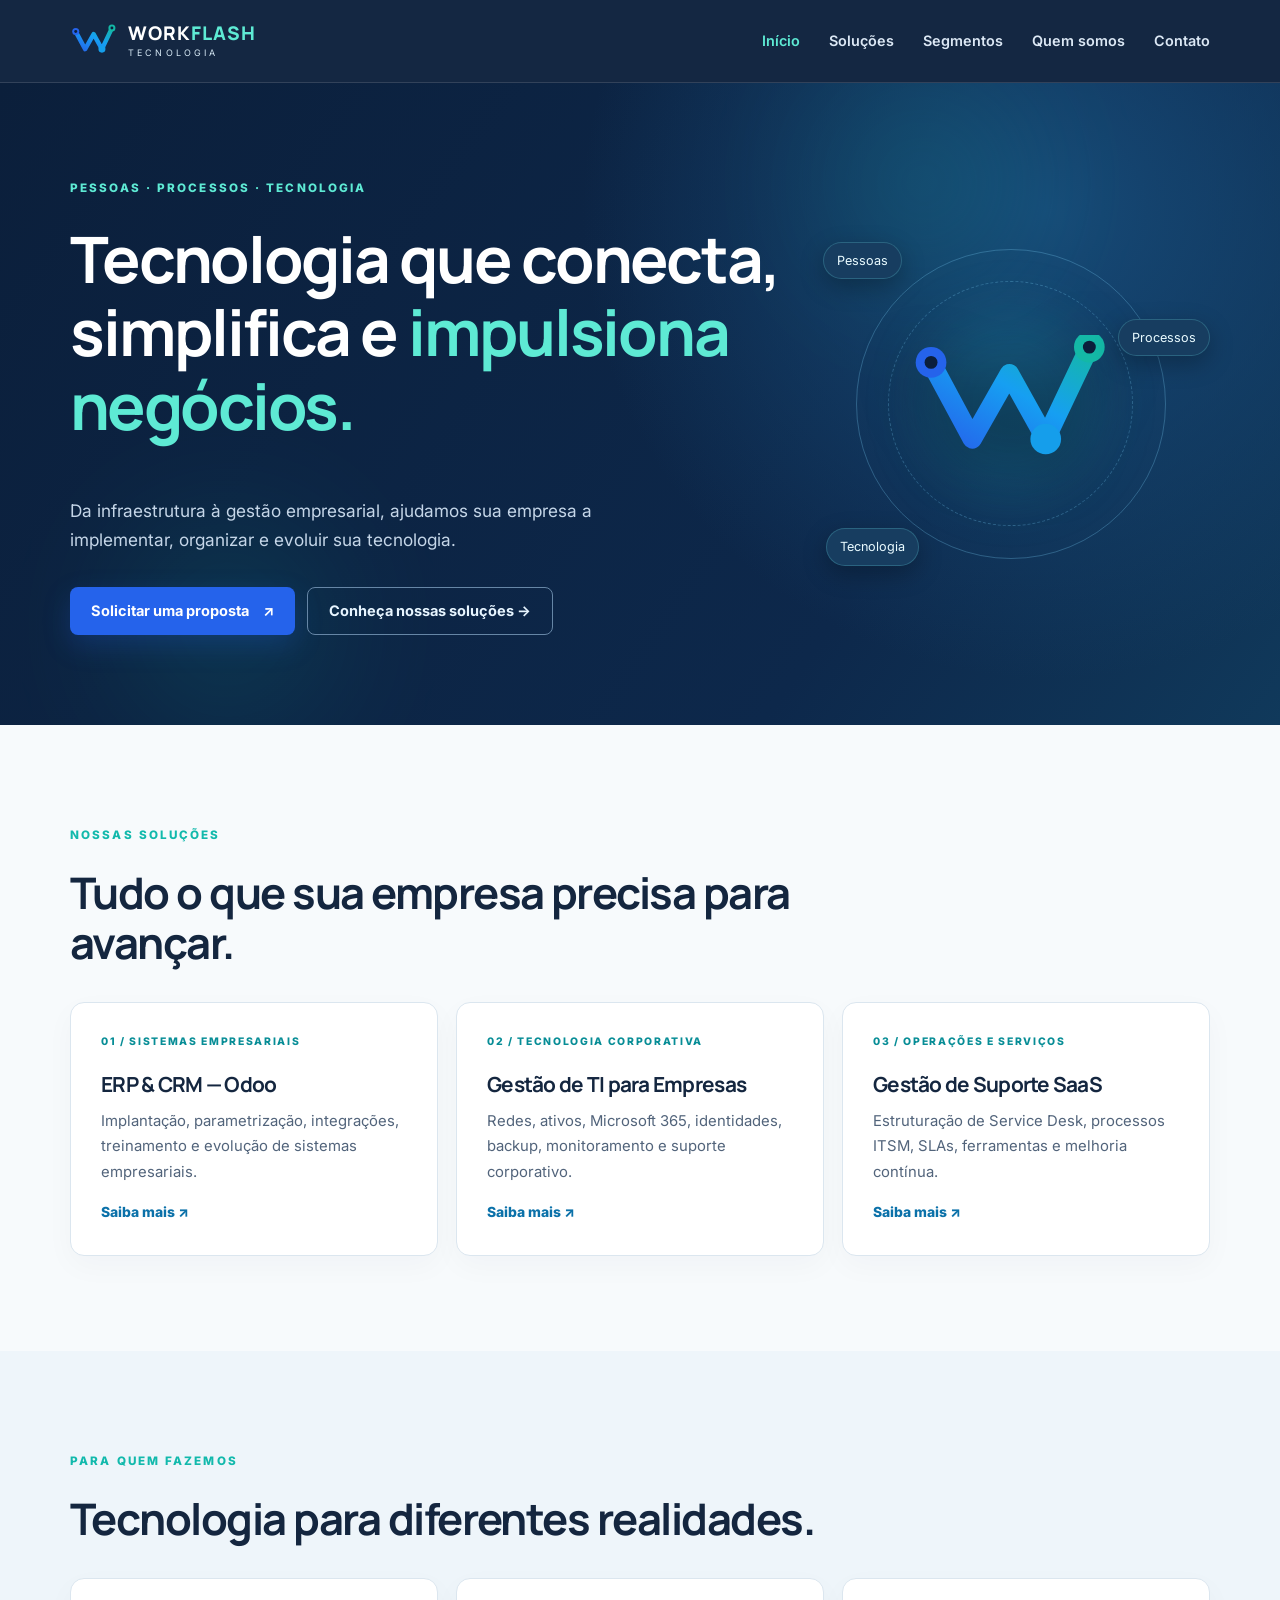
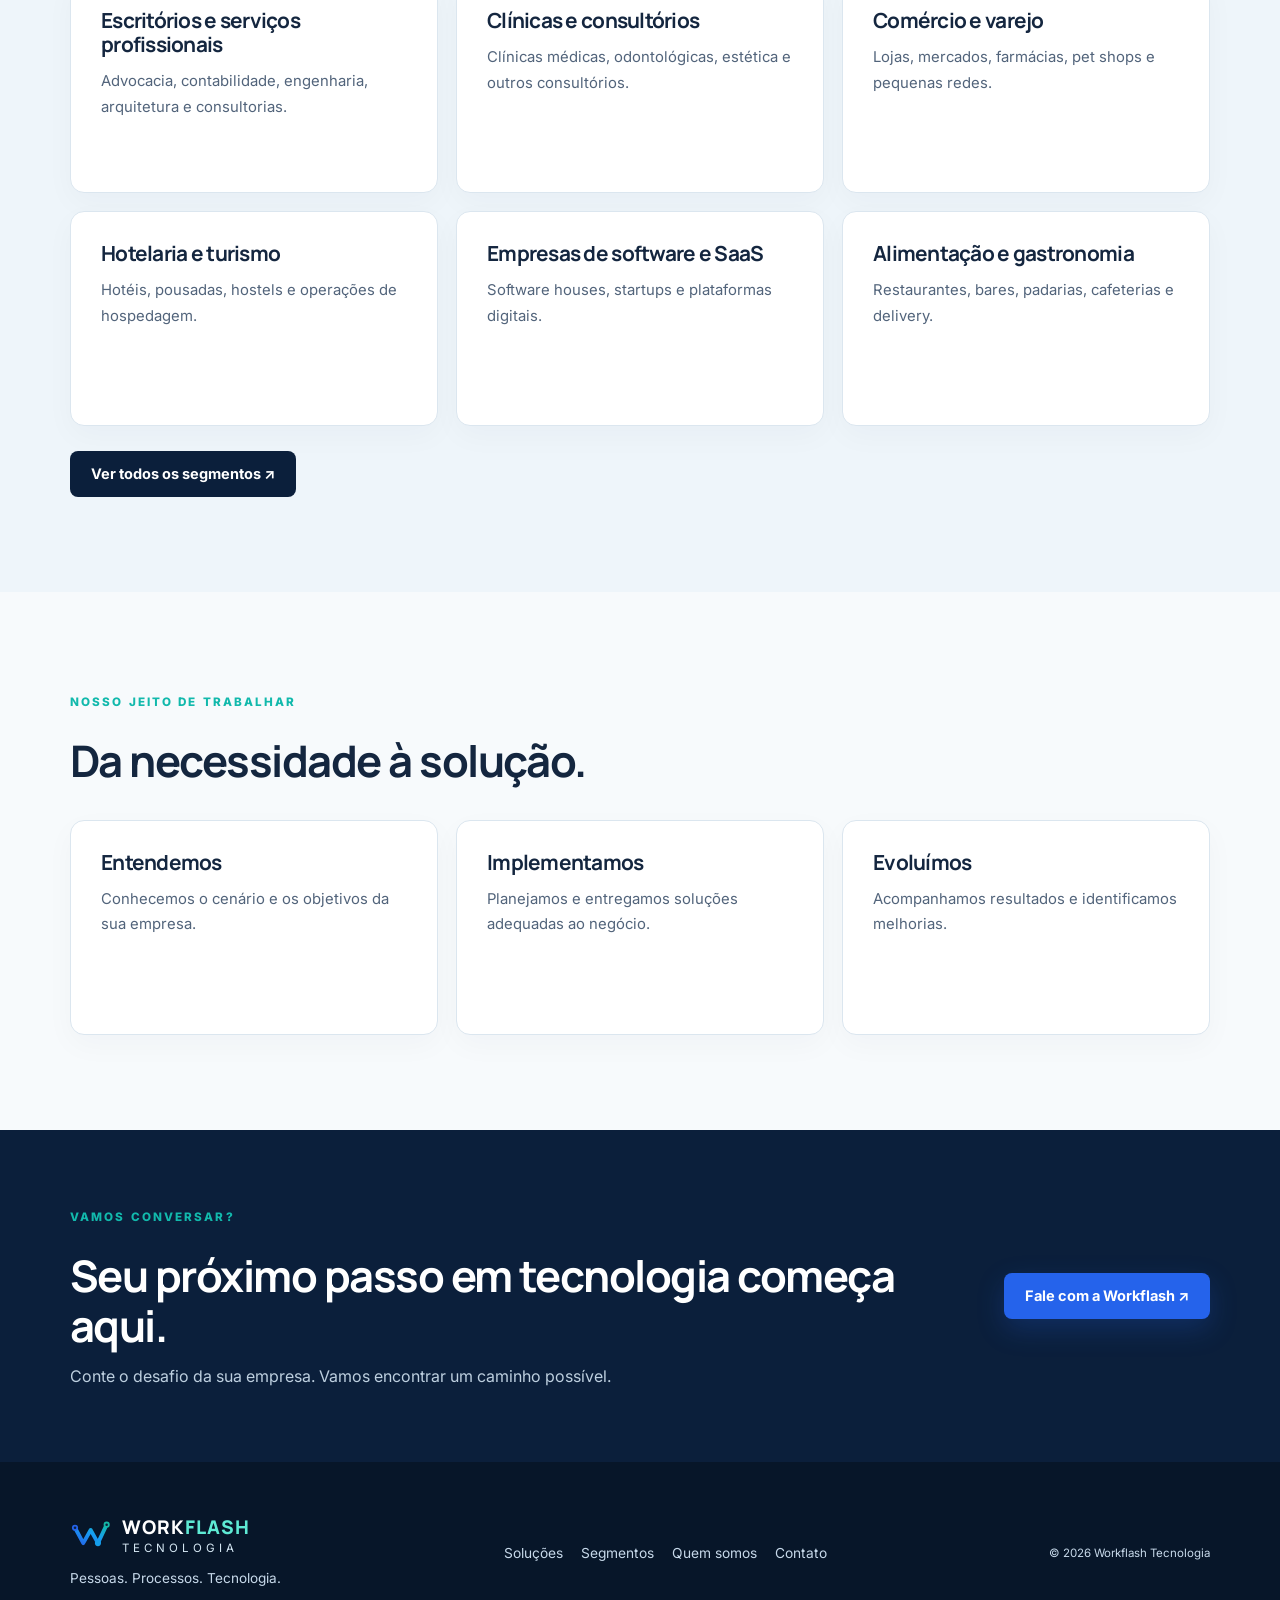
<file: index.html>
<!doctype html>
<html lang="pt-BR">

<head>
    <meta charset="utf-8">
    <meta name="viewport" content="width=device-width,initial-scale=1">
    <meta name="theme-color" content="#0B1F3B">
    <meta name="description" content="ERP Odoo, gestão de TI, Microsoft 365 e estruturação de suporte SaaS.">
    <title>Soluções de TI para empresas | Workflash Tecnologia</title>
    <link rel="icon" type="image/svg+xml" href="assets/favicon.svg">
    <link rel="preconnect" href="https://fonts.googleapis.com">
    <link rel="preconnect" href="https://fonts.gstatic.com" crossorigin>
    <link
        href="https://fonts.googleapis.com/css2?family=Inter:wght@400;500;600;700&family=Manrope:wght@400;500;600;700;800&display=swap"
        rel="stylesheet">
    <link rel="stylesheet" href="styles.css">
    <script src="script.js" defer></script>
</head>

<body><a class="skip" href="#conteudo">Pular para o conteúdo</a>
    <header class="site-header">
        <div class="container nav-wrap"><a class="brand" href="index.html"><img src="assets/logo-symbol.svg" alt=""
                    width="48"
                    height="42"><span><strong>WORK<span>FLASH</span></strong><small>TECNOLOGIA</small></span></a><button
                class="menu-toggle" aria-expanded="false" aria-controls="main-nav"
                aria-label="Abrir menu"><span></span><span></span><span></span></button>
            <nav id="main-nav" class="main-nav" aria-label="Navegação principal"><a class="active"
                    href="index.html">Início</a><a class="" href="solucoes.html">Soluções</a><a class=""
                    href="segmentos.html">Segmentos</a><a class="" href="quem-somos.html">Quem somos</a><a class=""
                    href="contato.html">Contato</a></nav>
        </div>
    </header>
    <main id="conteudo">
        <section class="hero hero-home">
            <div class="glow glow-a"></div>
            <div class="glow glow-b"></div>
            <div class="container hero-grid">
                <div class="hero-copy"><span class="eyebrow">PESSOAS · PROCESSOS · TECNOLOGIA</span>
                    <h1>Tecnologia que conecta, simplifica e <em>impulsiona negócios.</em></h1>
                    <p>Da infraestrutura à gestão empresarial, ajudamos sua empresa a implementar, organizar e evoluir
                        sua tecnologia.</p>
                    <div class="actions"><a class="btn primary" href="contato.html">Solicitar uma proposta
                            <span>↗</span></a><a class="btn ghost" href="solucoes.html">Conheça nossas soluções →</a>
                    </div>
                </div>
                <div class="hero-art" aria-hidden="true">
                    <div class="orbit one"></div>
                    <div class="orbit two"></div>
                    <div class="art-halo"></div><img src="assets/logo-symbol.svg" alt="" class="hero-mark"><span
                        class="chip chip1">Pessoas</span><span class="chip chip2">Processos</span><span
                        class="chip chip3">Tecnologia</span>
                </div>
            </div>
        </section>
        <section class="section">
            <div class="container"><span class="section-label">NOSSAS SOLUÇÕES</span>
                <h2>Tudo o que sua empresa precisa para avançar.</h2>
                <div class="card-grid">
                    <article class="tile"><span class="tile-kicker">01 / SISTEMAS EMPRESARIAIS</span>
                        <h3>ERP & CRM — Odoo</h3>
                        <p>Implantação, parametrização, integrações, treinamento e evolução de sistemas empresariais.
                        </p><a class="text-link" href="odoo.html">Saiba mais <span aria-hidden="true">↗</span></a>
                    </article>
                    <article class="tile"><span class="tile-kicker">02 / TECNOLOGIA CORPORATIVA</span>
                        <h3>Gestão de TI para Empresas</h3>
                        <p>Redes, ativos, Microsoft 365, identidades, backup, monitoramento e suporte corporativo.</p><a
                            class="text-link" href="gestao-ti.html">Saiba mais <span aria-hidden="true">↗</span></a>
                    </article>
                    <article class="tile"><span class="tile-kicker">03 / OPERAÇÕES E SERVIÇOS</span>
                        <h3>Gestão de Suporte SaaS</h3>
                        <p>Estruturação de Service Desk, processos ITSM, SLAs, ferramentas e melhoria contínua.</p><a
                            class="text-link" href="suporte-saas.html">Saiba mais <span aria-hidden="true">↗</span></a>
                    </article>
                </div>
            </div>
        </section>
        <section class="section">
            <div class="container"><span class="section-label">PARA QUEM FAZEMOS</span>
                <h2>Tecnologia para diferentes realidades.</h2>
                <div class="card-grid">
                    <article class="tile"> <!-- <span class="tile-kicker">01 / WORKFLASH</span> -->
                        <h3>Escritórios e serviços profissionais</h3>
                        <p>Advocacia, contabilidade, engenharia, arquitetura e consultorias.</p>
                    </article>
                    <article class="tile"> <!--<span class="tile-kicker">02 / WORKFLASH</span> -->
                        <h3>Clínicas e consultórios</h3>
                        <p>Clínicas médicas, odontológicas, estética e outros consultórios.</p>
                    </article>
                    <article class="tile"> <!--<span class="tile-kicker">03 / WORKFLASH</span> -->
                        <h3>Comércio e varejo</h3>
                        <p>Lojas, mercados, farmácias, pet shops e pequenas redes.</p>
                    </article>
                    <article class="tile"> <!--<span class="tile-kicker">04 / WORKFLASH</span> -->
                        <h3>Hotelaria e turismo</h3>
                        <p>Hotéis, pousadas, hostels e operações de hospedagem.</p>
                    </article>
                    <article class="tile"> <!--<span class="tile-kicker">05 / WORKFLASH</span>  -->
                        <h3>Empresas de software e SaaS</h3>
                        <p>Software houses, startups e plataformas digitais.</p>
                    </article>
                    <article class="tile"> <!-- <span class="tile-kicker">06 / WORKFLASH</span> -->
                        <h3>Alimentação e gastronomia</h3>
                        <p>Restaurantes, bares, padarias, cafeterias e delivery.</p>
                    </article>
                </div>
                <div class="section-action"><a class="btn dark" href="segmentos.html">Ver todos os segmentos ↗</a></div>
            </div>
        </section>
        <section class="section">
            <div class="container"><span class="section-label">NOSSO JEITO DE TRABALHAR</span>
                <h2>Da necessidade à solução.</h2>
                <div class="card-grid">
                    <article class="tile"> <!--<span class="tile-kicker">01 / WORKFLASH</span> -->
                        <h3>Entendemos</h3>
                        <p>Conhecemos o cenário e os objetivos da sua empresa.</p>
                    </article>
                    <article class="tile"> <!--<span class="tile-kicker">02 / WORKFLASH</span> -->
                        <h3>Implementamos</h3>
                        <p>Planejamos e entregamos soluções adequadas ao negócio.</p>
                    </article>
                    <article class="tile"> <!--<span class="tile-kicker">03 / WORKFLASH</span> -->
                        <h3>Evoluímos</h3>
                        <p>Acompanhamos resultados e identificamos melhorias.</p>
                    </article>
                </div>
            </div>
        </section>
        <section class="cta">
            <div class="container cta-inner">
                <div><span class="section-label">VAMOS CONVERSAR?</span>
                    <h2>Seu próximo passo em tecnologia começa aqui.</h2>
                    <p>Conte o desafio da sua empresa. Vamos encontrar um caminho possível.</p>
                </div><a class="btn primary" href="contato.html">Fale com a Workflash ↗</a>
            </div>
        </section>
    </main>
    <footer>
        <div class="container footer-inner">
            <div><a class="brand" href="index.html"><img src="assets/logo-symbol.svg" alt="" width="42"
                        height="38"><span><strong>WORK<span>FLASH</span></strong><small>TECNOLOGIA</small></span></a>
                <p>Pessoas. Processos. Tecnologia.</p>
            </div>
            <div><a href="solucoes.html">Soluções</a><a href="segmentos.html">Segmentos</a><a
                    href="quem-somos.html">Quem somos</a><a href="contato.html">Contato</a></div><small>© <span
                    id="year">2026</span> Workflash Tecnologia</small>
        </div>
    </footer>
</body>

</html>
</file>
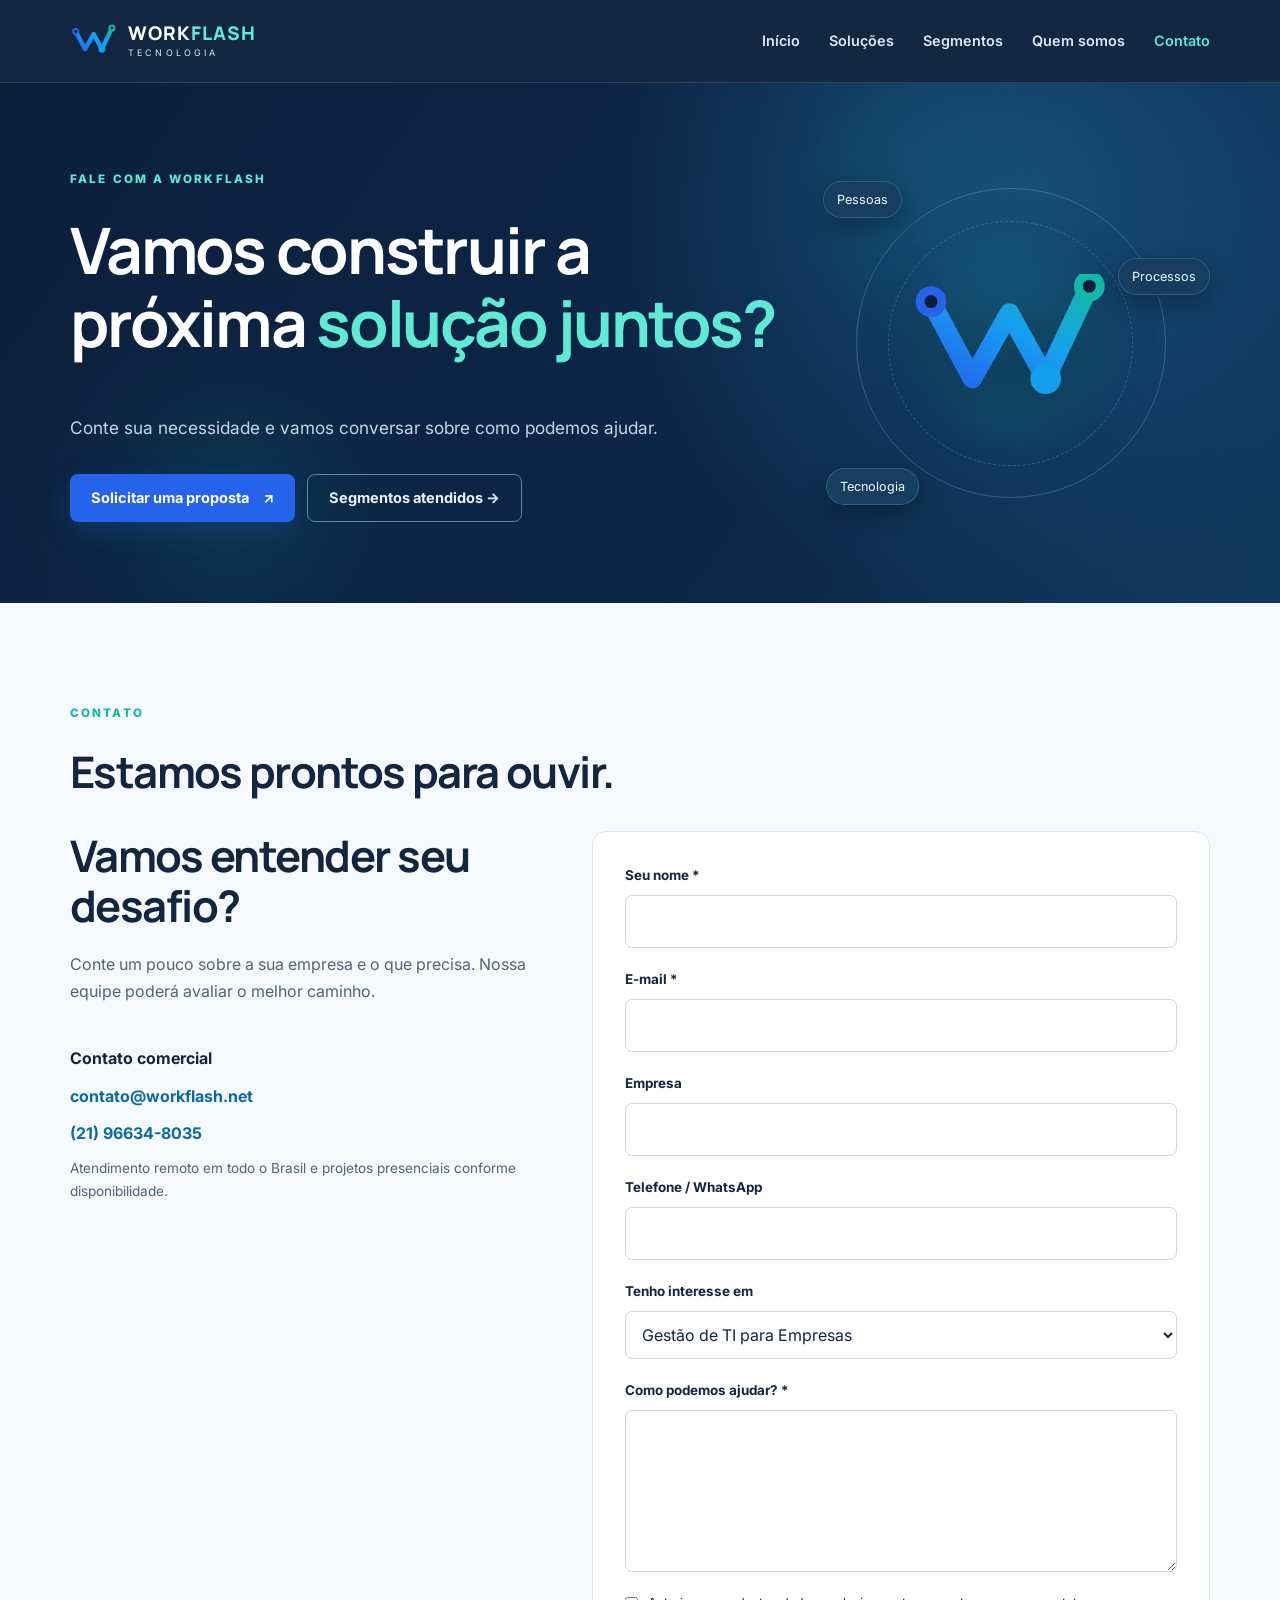
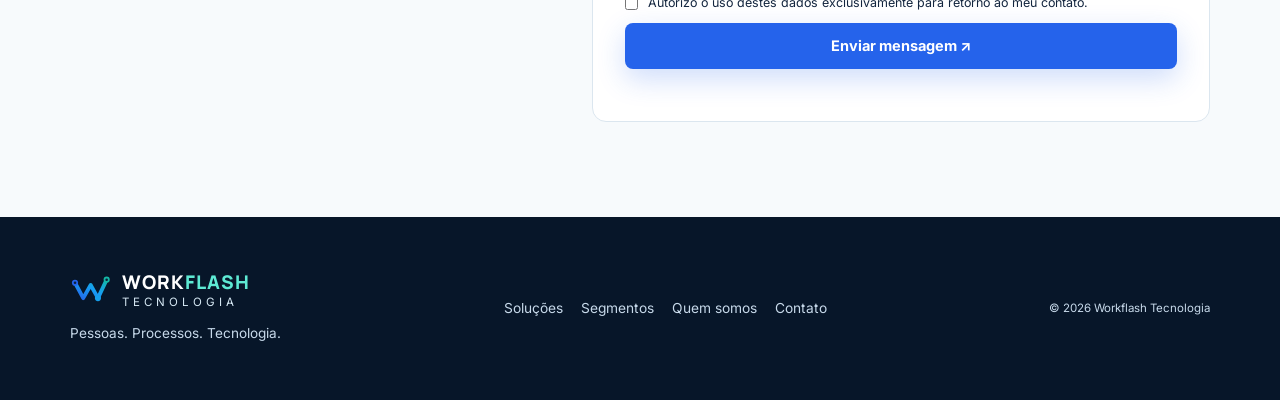
<file: contato.html>
<!doctype html>
<html lang="pt-BR">

<head>
    <meta charset="utf-8">
    <meta name="viewport" content="width=device-width,initial-scale=1">
    <meta name="theme-color" content="#0B1F3B">
    <meta name="description" content="Fale com a Workflash e solicite uma proposta.">
    <title>Contato | Workflash Tecnologia</title>
    <link rel="icon" type="image/svg+xml" href="assets/favicon.svg">
    <link rel="preconnect" href="https://fonts.googleapis.com">
    <link rel="preconnect" href="https://fonts.gstatic.com" crossorigin>
    <link
        href="https://fonts.googleapis.com/css2?family=Inter:wght@400;500;600;700&family=Manrope:wght@400;500;600;700;800&display=swap"
        rel="stylesheet">
    <link rel="stylesheet" href="styles.css">
    <script src="script.js" defer></script>
</head>

<body><a class="skip" href="#conteudo">Pular para o conteúdo</a>
    <header class="site-header">
        <div class="container nav-wrap"><a class="brand" href="index.html"><img src="assets/logo-symbol.svg" alt=""
                    width="48"
                    height="42"><span><strong>WORK<span>FLASH</span></strong><small>TECNOLOGIA</small></span></a><button
                class="menu-toggle" aria-expanded="false" aria-controls="main-nav"
                aria-label="Abrir menu"><span></span><span></span><span></span></button>
            <nav id="main-nav" class="main-nav" aria-label="Navegação principal"><a class=""
                    href="index.html">Início</a><a class="" href="solucoes.html">Soluções</a><a class=""
                    href="segmentos.html">Segmentos</a><a class="" href="quem-somos.html">Quem somos</a><a
                    class="active" href="contato.html">Contato</a></nav>
        </div>
    </header>
    <main id="conteudo">
        <section class="hero hero-inner">
            <div class="glow glow-a"></div>
            <div class="glow glow-b"></div>
            <div class="container hero-grid">
                <div class="hero-copy"><span class="eyebrow">FALE COM A WORKFLASH</span>
                    <h1>Vamos construir a próxima <em>solução juntos?</em></h1>
                    <p>Conte sua necessidade e vamos conversar sobre como podemos ajudar.</p>
                    <div class="actions"><a class="btn primary" href="contato.html">Solicitar uma proposta
                            <span>↗</span></a><a class="btn ghost" href="segmentos.html">Segmentos atendidos →</a></div>
                </div>
                <div class="hero-art" aria-hidden="true">
                    <div class="orbit one"></div>
                    <div class="orbit two"></div>
                    <div class="art-halo"></div><img src="assets/logo-symbol.svg" alt="" class="hero-mark"><span
                        class="chip chip1">Pessoas</span><span class="chip chip2">Processos</span><span
                        class="chip chip3">Tecnologia</span>
                </div>
            </div>
        </section>
        <section class="section">
            <div class="container"><span class="section-label">CONTATO</span>
                <h2>Estamos prontos para ouvir.</h2>
                <div class="contact-layout">
                    <div>
                        <h2>Vamos entender seu desafio?</h2>
                        <p>Conte um pouco sobre a sua empresa e o que precisa. Nossa equipe poderá avaliar o melhor
                            caminho.</p>
                        <div class="contact-note"><strong>Contato comercial</strong><a
                                href="mailto:contato@workflash.net">contato@workflash.net</a>
                            <a href="https://wa.me/5521966348035"> (21) 96634-8035 </a><span>Atendimento remoto em
                                todo o Brasil e projetos presenciais conforme disponibilidade.</span>
                        </div>
                    </div>

                    <form id="contact-form" action="https://formspree.io/f/mzerworv" method="POST">

                        <input type="hidden" name="_subject" value="Novo contato comercial - Workflash">

                        <label for="name">Seu nome *</label>
                        <input id="name" name="name" required autocomplete="name">

                        <label for="email">E-mail *</label>
                        <input id="email" name="email" type="email" required autocomplete="email">

                        <label for="company">Empresa</label>
                        <input id="company" name="company" autocomplete="organization">

                        <label for="phone">Telefone / WhatsApp</label>
                        <input id="phone" name="phone" type="tel" autocomplete="tel">

                        <label for="service">Tenho interesse em</label>
                        <select id="service" name="service">
                            <option>Gestão de TI para Empresas</option>
                            <option>ERP & CRM — Odoo</option>
                            <option>Gestão de Suporte SaaS</option>
                            <option>Quero conversar sobre outra necessidade</option>
                        </select>

                        <label for="message">Como podemos ajudar? *</label>
                        <textarea id="message" name="message" required rows="5"></textarea>

                        <label class="consent">
                            <input type="checkbox" name="consent" value="Autorizado" required>
                            Autorizo o uso destes dados exclusivamente
                            para retorno ao meu contato.
                        </label>

                        <button class="btn primary" type="submit">
                            Enviar mensagem ↗
                        </button>

                        <p id="form-status" class="form-hint" role="status" aria-live="polite"></p>

                    </form>

                </div>
            </div>
        </section>
    </main>
    <footer>
        <div class="container footer-inner">
            <div><a class="brand" href="index.html"><img src="assets/logo-symbol.svg" alt="" width="42"
                        height="38"><span><strong>WORK<span>FLASH</span></strong><small>TECNOLOGIA</small></span></a>
                <p>Pessoas. Processos. Tecnologia.</p>
            </div>
            <div><a href="solucoes.html">Soluções</a><a href="segmentos.html">Segmentos</a><a
                    href="quem-somos.html">Quem somos</a><a href="contato.html">Contato</a></div><small>© <span
                    id="year">2026</span> Workflash Tecnologia</small>
        </div>
    </footer>
</body>

</html>
</file>
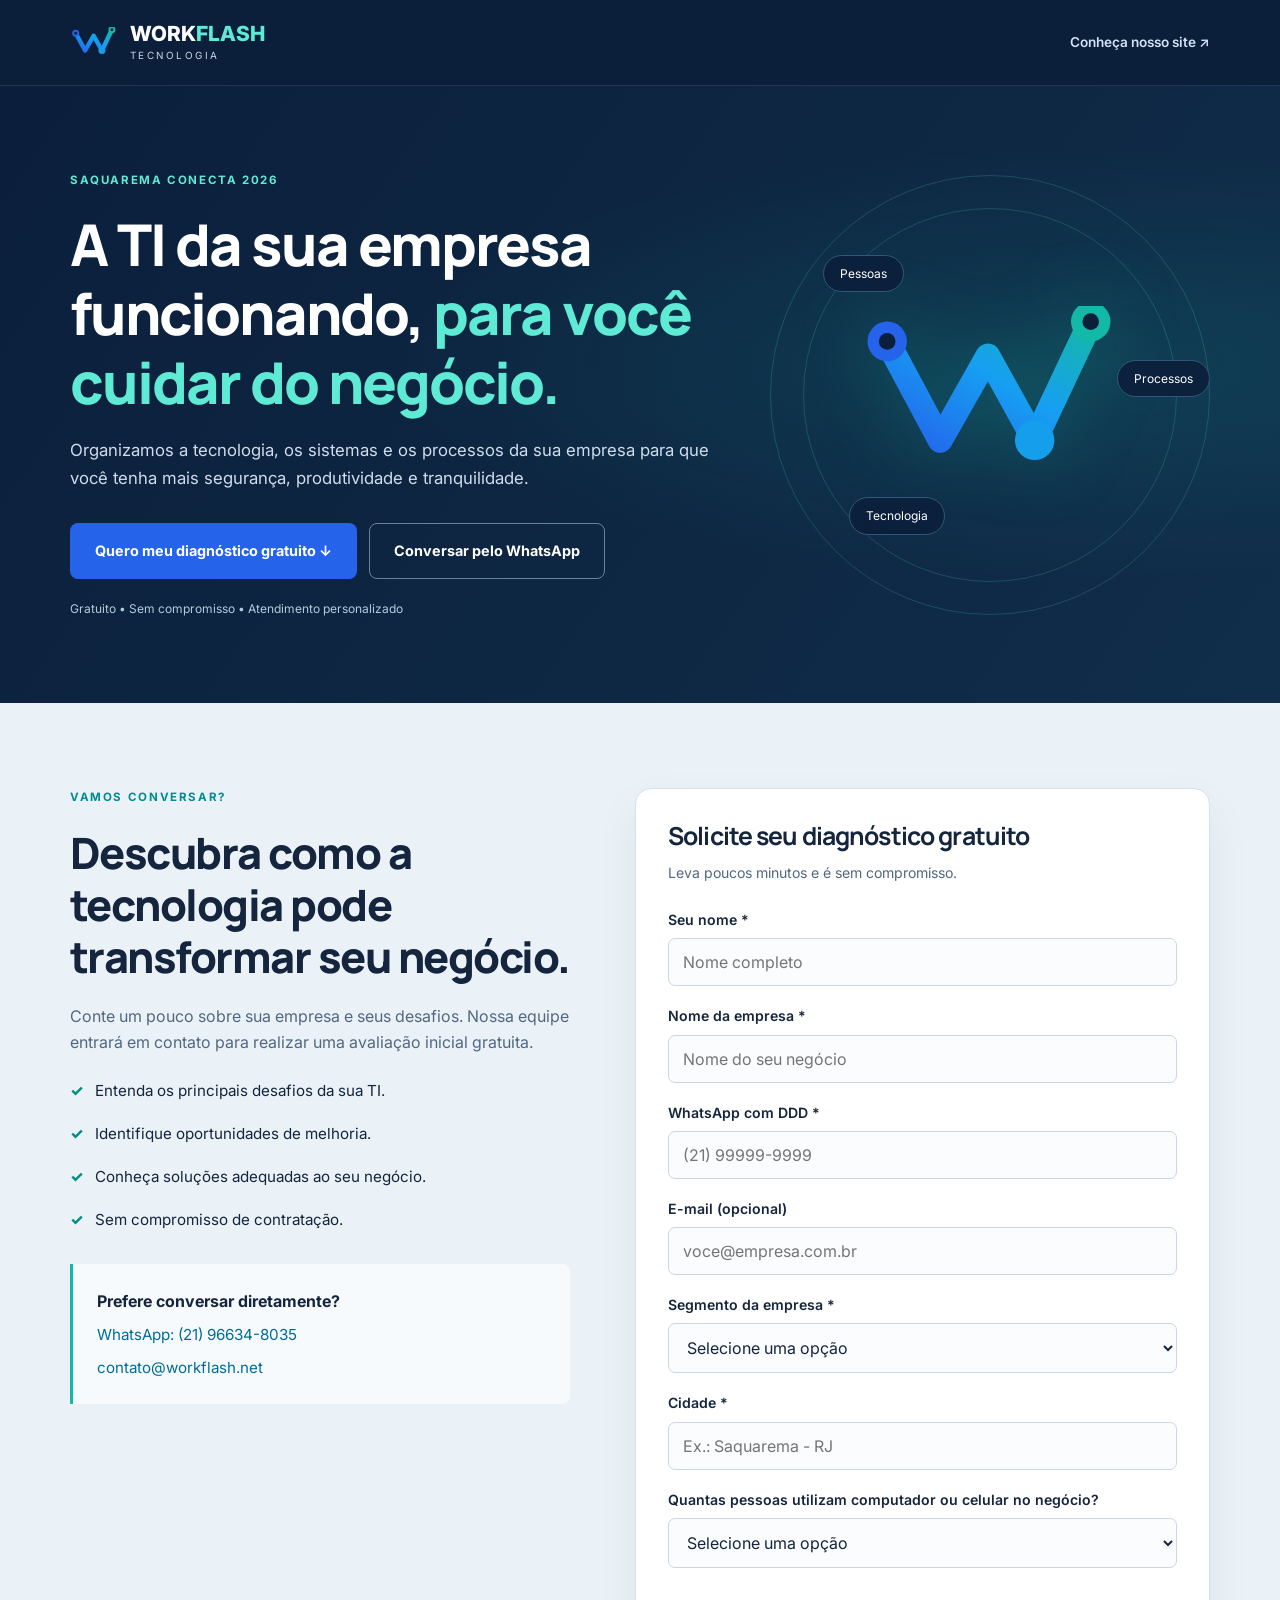
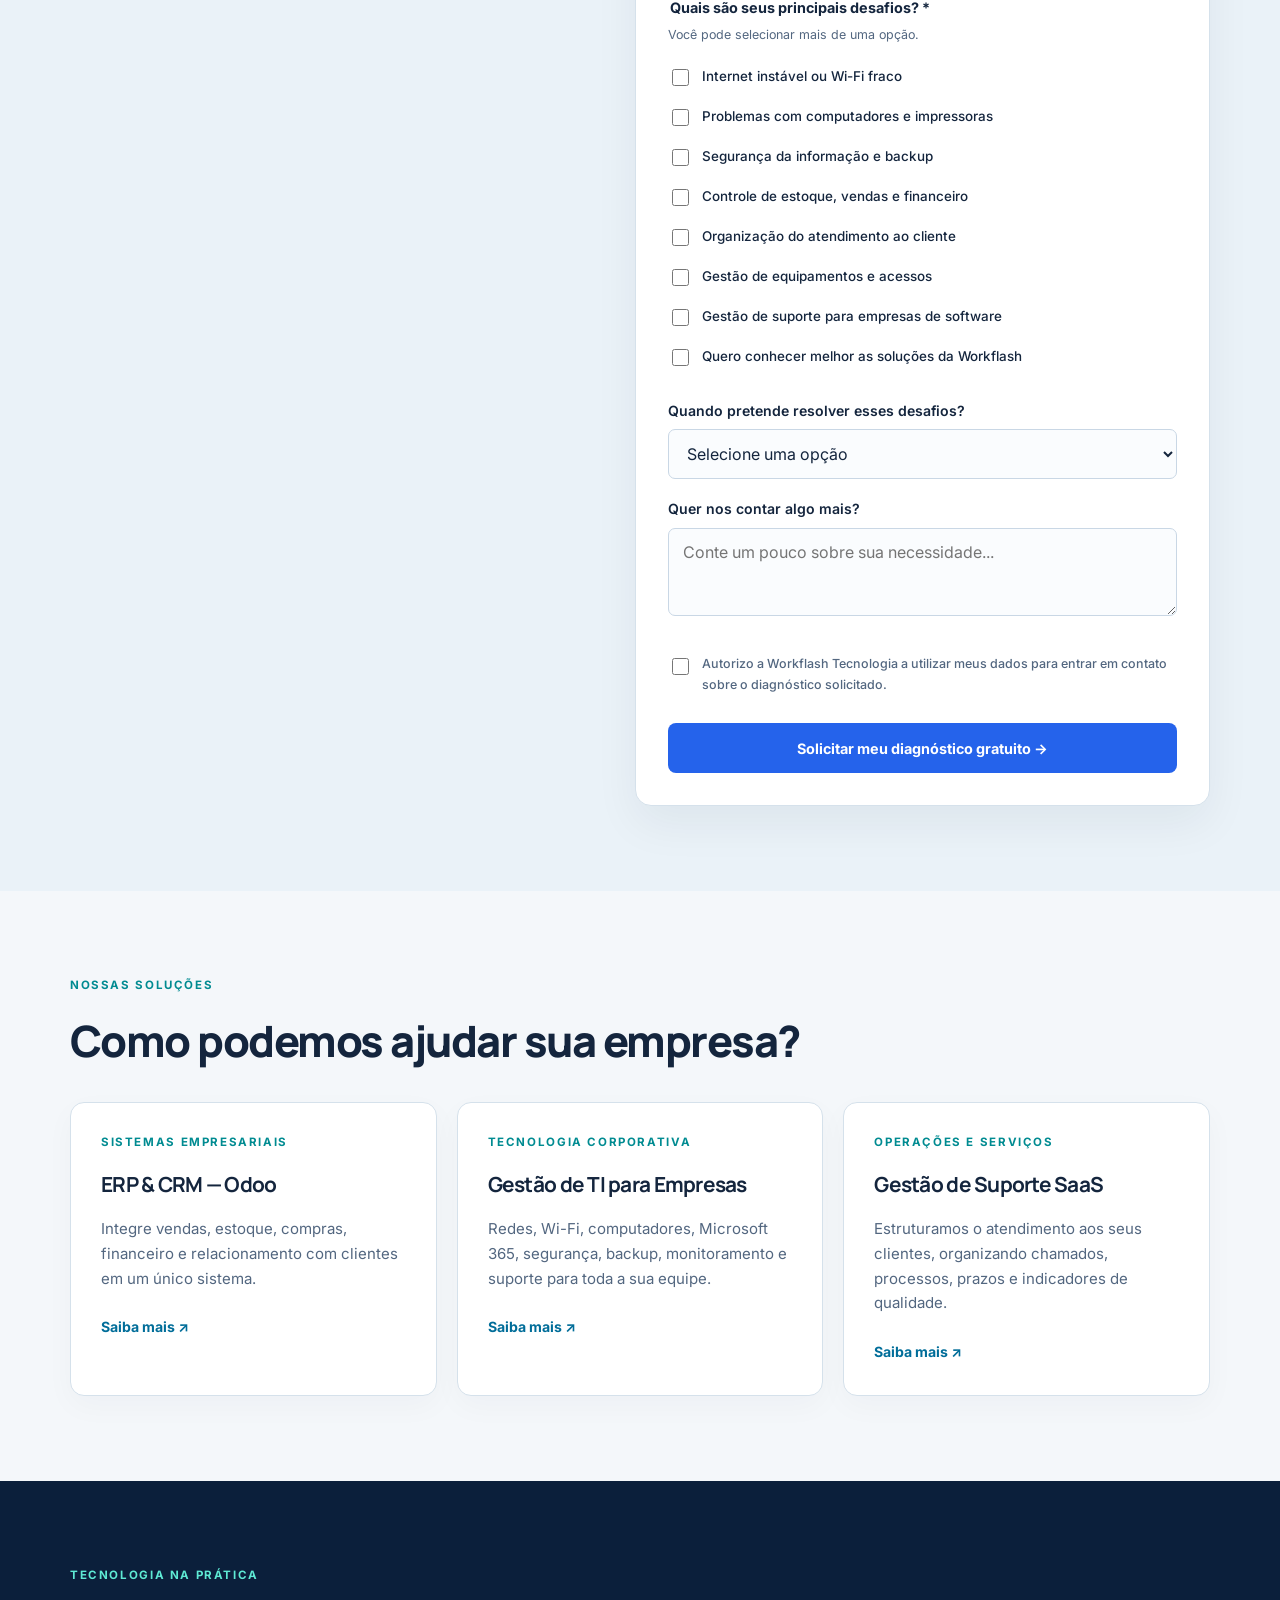
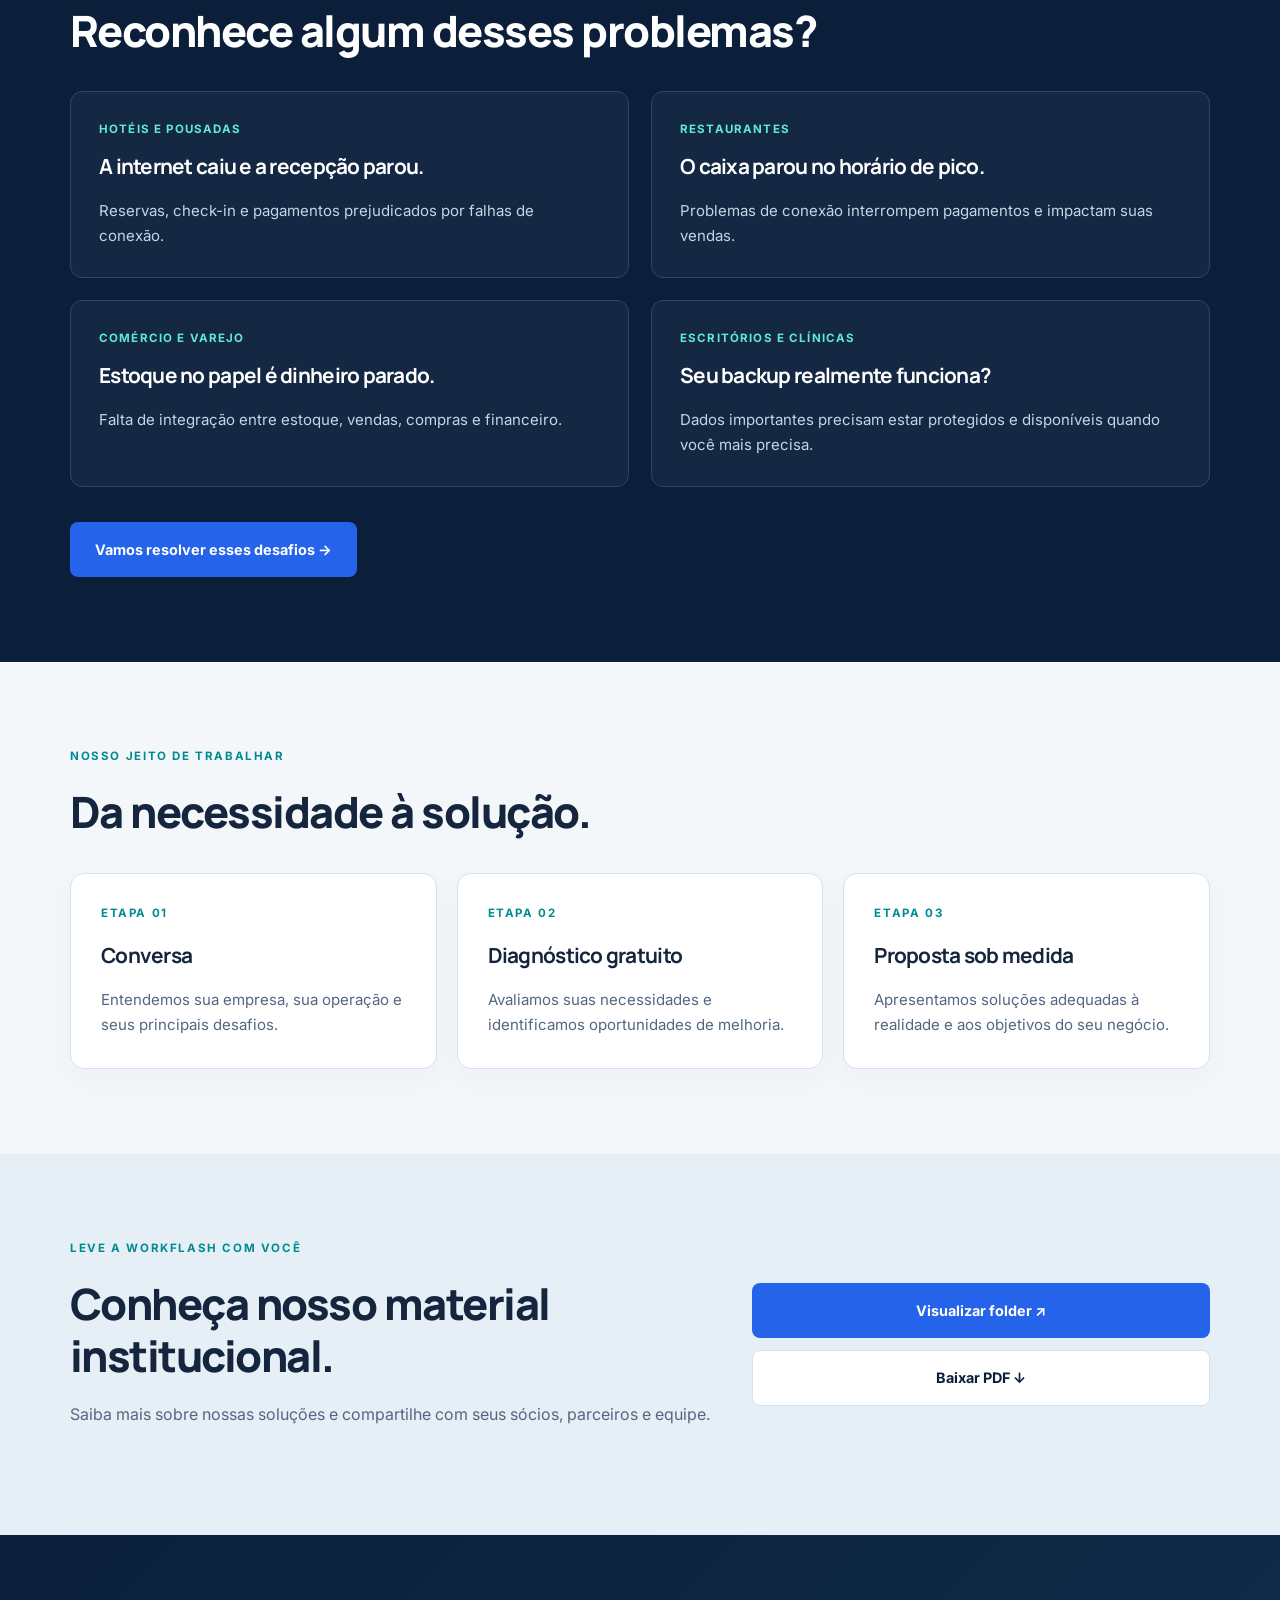
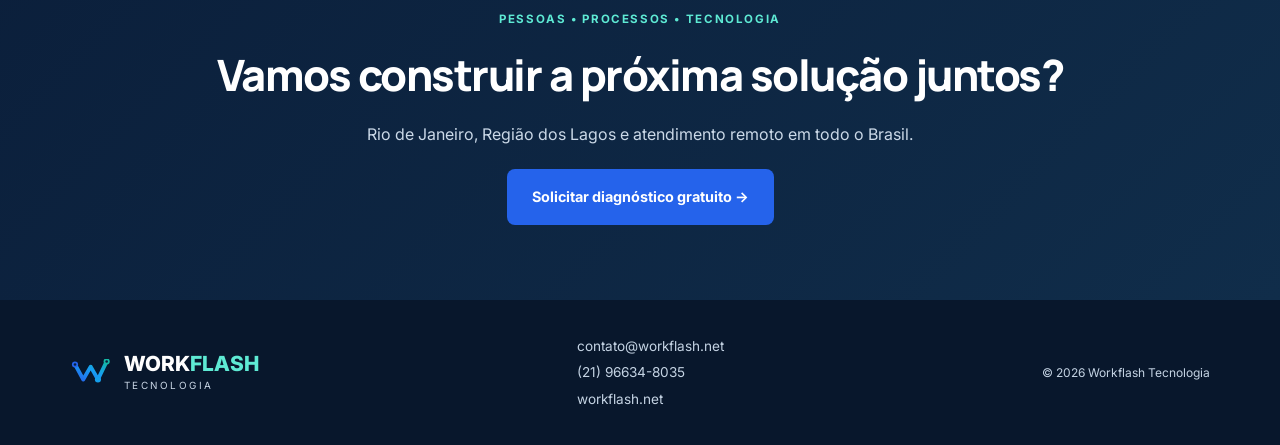
<file: diagnostico.html>
<!doctype html>
<html lang="pt-BR">

<head>
    <meta charset="utf-8">
    <meta name="viewport" content="width=device-width, initial-scale=1">
    <meta name="theme-color" content="#0B1F3B">
    <meta name="description"
        content="Solicite um diagnóstico gratuito de TI para sua empresa. Conheça as soluções da Workflash Tecnologia.">

    <title>Diagnóstico Gratuito | Workflash Tecnologia</title>

    <link rel="icon" type="image/svg+xml" href="assets/favicon.svg">
    <link rel="preconnect" href="https://fonts.googleapis.com">
    <link rel="preconnect" href="https://fonts.gstatic.com" crossorigin>
    <link
        href="https://fonts.googleapis.com/css2?family=Inter:wght@400;500;600;700&family=Manrope:wght@400;500;600;700;800&display=swap"
        rel="stylesheet">

    <link rel="stylesheet" href="diagnostico.css">
    <script src="diagnostico.js" defer></script>
</head>

<body>

    <!-- CABEÇALHO -->

    <header class="campaign-header">
        <div class="container header-inner">
            <a class="brand" href="index.html">
                <img src="assets/logo-symbol.svg" alt="" width="48" height="42">
                <span>
                    <strong>WORK<span>FLASH</span></strong>
                    <small>TECNOLOGIA</small>
                </span>
            </a>

            <a class="site-link" href="index.html">
                Conheça nosso site ↗
            </a>
        </div>
    </header>

    <main>

        <!-- APRESENTAÇÃO -->

        <section class="campaign-hero">
            <div class="container hero-layout">

                <div class="hero-content">
                    <span class="eyebrow">
                        SAQUAREMA CONECTA 2026
                    </span>

                    <h1>
                        A TI da sua empresa funcionando,
                        <em>para você cuidar do negócio.</em>
                    </h1>

                    <p>
                        Organizamos a tecnologia, os sistemas e os
                        processos da sua empresa para que você tenha
                        mais segurança, produtividade e tranquilidade.
                    </p>

                    <div class="actions">
                        <a href="#diagnostico" class="btn primary">
                            Quero meu diagnóstico gratuito ↓
                        </a>

                        <a href="https://wa.me/5521966348035" class="btn outline" target="_blank"
                            rel="noopener noreferrer">
                            Conversar pelo WhatsApp
                        </a>
                    </div>

                    <span class="hero-note">
                        Gratuito • Sem compromisso • Atendimento personalizado
                    </span>
                </div>

                <div class="hero-art" aria-hidden="true">
                    <div class="orbit orbit-one"></div>
                    <div class="orbit orbit-two"></div>

                    <img src="assets/logo-symbol.svg" alt="">

                    <span class="chip chip-one">Pessoas</span>
                    <span class="chip chip-two">Processos</span>
                    <span class="chip chip-three">Tecnologia</span>
                </div>

            </div>
        </section>

        <!-- FORMULÁRIO DE CAPTAÇÃO -->

        <section class="section diagnosis-section" id="diagnostico">
            <div class="container diagnosis-layout">

                <div class="diagnosis-copy">

                    <span class="section-label">
                        VAMOS CONVERSAR?
                    </span>

                    <h2>
                        Descubra como a tecnologia pode
                        transformar seu negócio.
                    </h2>

                    <p>
                        Conte um pouco sobre sua empresa e seus desafios.
                        Nossa equipe entrará em contato para realizar
                        uma avaliação inicial gratuita.
                    </p>

                    <div class="benefit">
                        <span>✓</span>
                        Entenda os principais desafios da sua TI.
                    </div>

                    <div class="benefit">
                        <span>✓</span>
                        Identifique oportunidades de melhoria.
                    </div>

                    <div class="benefit">
                        <span>✓</span>
                        Conheça soluções adequadas ao seu negócio.
                    </div>

                    <div class="benefit">
                        <span>✓</span>
                        Sem compromisso de contratação.
                    </div>

                    <div class="contact-info">
                        <strong>Prefere conversar diretamente?</strong>

                        <a href="https://wa.me/5521966348035">
                            WhatsApp: (21) 96634-8035
                        </a>

                        <a href="mailto:contato@workflash.net">
                            contato@workflash.net
                        </a>
                    </div>

                </div>

                <form id="diagnosis-form" action="https://formspree.io/f/xbgobwke" method="POST" class="lead-form">

                    <input type="hidden" name="_subject" value="Novo lead - Diagnóstico Workflash">

                    <input type="hidden" name="origem" id="lead-source" value="saquarema-conecta-2026">

                    <h3>Solicite seu diagnóstico gratuito</h3>

                    <p class="form-description">
                        Leva poucos minutos e é sem compromisso.
                    </p>

                    <label for="name">Seu nome *</label>

                    <input id="name" name="name" autocomplete="name" placeholder="Nome completo" required>

                    <label for="company">Nome da empresa *</label>

                    <input id="company" name="company" autocomplete="organization" placeholder="Nome do seu negócio"
                        required>

                    <label for="phone">WhatsApp com DDD *</label>

                    <input id="phone" name="phone" type="tel" autocomplete="tel" placeholder="(21) 99999-9999" required>

                    <label for="email">E-mail (opcional)</label>

                    <input id="email" name="email" type="email" autocomplete="email" placeholder="voce@empresa.com.br"
                        pattern="[^\s@]+@[^\s@]+\.[^\s@]+" aria-describedby="email-error">

                    <span id="email-error" class="field-error" aria-live="polite"></span>

                    <label for="segment">Segmento da empresa *</label>

                    <select id="segment" name="segment" required>
                        <option value="" disabled selected>
                            Selecione uma opção
                        </option>
                        <option>Hotel, pousada ou hostel</option>
                        <option>Restaurante, bar, café ou padaria</option>
                        <option>Comércio e varejo</option>
                        <option>Escritório e serviços profissionais</option>
                        <option>Clínica ou consultório</option>
                        <option>Software e tecnologia</option>
                        <option>Outro segmento</option>
                    </select>

                    <label for="city">Cidade *</label>

                    <input id="city" name="city" placeholder="Ex.: Saquarema - RJ" required>

                    <label for="team">
                        Quantas pessoas utilizam computador
                        ou celular no negócio?
                    </label>

                    <select id="team" name="team">
                        <option value="">Selecione uma opção</option>
                        <option>1 a 5 pessoas</option>
                        <option>6 a 15 pessoas</option>
                        <option>16 a 50 pessoas</option>
                        <option>Mais de 50 pessoas</option>
                    </select>

                    <fieldset>
                        <legend>
                            Quais são seus principais desafios? *
                        </legend>

                        <p class="field-hint">
                            Você pode selecionar mais de uma opção.
                        </p>

                        <label class="check-option">
                            <input type="checkbox" name="challenges" value="Internet e Wi-Fi">
                            Internet instável ou Wi-Fi fraco
                        </label>

                        <label class="check-option">
                            <input type="checkbox" name="challenges" value="Computadores e impressoras">
                            Problemas com computadores e impressoras
                        </label>

                        <label class="check-option">
                            <input type="checkbox" name="challenges" value="Segurança e backup">
                            Segurança da informação e backup
                        </label>

                        <label class="check-option">
                            <input type="checkbox" name="challenges" value="ERP e gestão empresarial">
                            Controle de estoque, vendas e financeiro
                        </label>

                        <label class="check-option">
                            <input type="checkbox" name="challenges" value="Atendimento ao cliente">
                            Organização do atendimento ao cliente
                        </label>

                        <label class="check-option">
                            <input type="checkbox" name="challenges" value="Equipamentos e acessos">
                            Gestão de equipamentos e acessos
                        </label>

                        <label class="check-option">
                            <input type="checkbox" name="challenges" value="Suporte SaaS">
                            Gestão de suporte para empresas de software
                        </label>

                        <label class="check-option">
                            <input type="checkbox" name="challenges" value="Conhecer soluções">
                            Quero conhecer melhor as soluções da Workflash
                        </label>

                    </fieldset>

                    <label for="deadline">
                        Quando pretende resolver esses desafios?
                    </label>

                    <select id="deadline" name="deadline">
                        <option value="">Selecione uma opção</option>
                        <option>O mais rápido possível</option>
                        <option>Nos próximos 30 dias</option>
                        <option>Nos próximos 3 meses</option>
                        <option>Ainda estou avaliando possibilidades</option>
                    </select>

                    <label for="message">
                        Quer nos contar algo mais?
                    </label>

                    <textarea id="message" name="message" rows="3"
                        placeholder="Conte um pouco sobre sua necessidade..."></textarea>

                    <label class="check-option consent">
                        <input type="checkbox" name="consent" value="Autorizado" required>

                        Autorizo a Workflash Tecnologia a utilizar
                        meus dados para entrar em contato sobre
                        o diagnóstico solicitado.
                    </label>

                    <button class="btn primary submit-button" type="submit">
                        Solicitar meu diagnóstico gratuito →
                    </button>

                    <p id="form-status" role="status" aria-live="polite"></p>

                </form>
            </div>
        </section>

        <!-- NOSSAS SOLUÇÕES -->

        <section class="section solutions-section" id="solucoes">
            <div class="container">

                <span class="section-label">NOSSAS SOLUÇÕES</span>

                <h2>Como podemos ajudar sua empresa?</h2>

                <div class="card-grid">

                    <article class="solution-card">
                        <span class="card-label">
                            SISTEMAS EMPRESARIAIS
                        </span>

                        <h3>ERP &amp; CRM — Odoo</h3>

                        <p>
                            Integre vendas, estoque, compras,
                            financeiro e relacionamento com clientes
                            em um único sistema.
                        </p>

                        <a href="odoo.html">Saiba mais ↗</a>
                    </article>

                    <article class="solution-card">
                        <span class="card-label">
                            TECNOLOGIA CORPORATIVA
                        </span>

                        <h3>Gestão de TI para Empresas</h3>

                        <p>
                            Redes, Wi-Fi, computadores, Microsoft 365,
                            segurança, backup, monitoramento e suporte
                            para toda a sua equipe.
                        </p>

                        <a href="gestao-ti.html">Saiba mais ↗</a>
                    </article>

                    <article class="solution-card">
                        <span class="card-label">
                            OPERAÇÕES E SERVIÇOS
                        </span>

                        <h3>Gestão de Suporte SaaS</h3>

                        <p>
                            Estruturamos o atendimento aos seus
                            clientes, organizando chamados, processos,
                            prazos e indicadores de qualidade.
                        </p>

                        <a href="suporte-saas.html">Saiba mais ↗</a>
                    </article>

                </div>

            </div>
        </section>

        <!-- PROBLEMAS QUE RESOLVEMOS -->

        <section class="section problems-section">
            <div class="container">

                <span class="section-label">
                    TECNOLOGIA NA PRÁTICA
                </span>

                <h2>Reconhece algum desses problemas?</h2>

                <div class="problems-grid">

                    <article class="problem-card">
                        <span>HOTÉIS E POUSADAS</span>
                        <h3>A internet caiu e a recepção parou.</h3>
                        <p>
                            Reservas, check-in e pagamentos
                            prejudicados por falhas de conexão.
                        </p>
                    </article>

                    <article class="problem-card">
                        <span>RESTAURANTES</span>
                        <h3>O caixa parou no horário de pico.</h3>
                        <p>
                            Problemas de conexão interrompem
                            pagamentos e impactam suas vendas.
                        </p>
                    </article>

                    <article class="problem-card">
                        <span>COMÉRCIO E VAREJO</span>
                        <h3>Estoque no papel é dinheiro parado.</h3>
                        <p>
                            Falta de integração entre estoque,
                            vendas, compras e financeiro.
                        </p>
                    </article>

                    <article class="problem-card">
                        <span>ESCRITÓRIOS E CLÍNICAS</span>
                        <h3>Seu backup realmente funciona?</h3>
                        <p>
                            Dados importantes precisam estar
                            protegidos e disponíveis quando
                            você mais precisa.
                        </p>
                    </article>

                </div>

                <a href="#diagnostico" class="btn primary">
                    Vamos resolver esses desafios →
                </a>

            </div>
        </section>

        <!-- COMO FUNCIONA -->

        <section class="section">
            <div class="container">

                <span class="section-label">NOSSO JEITO DE TRABALHAR</span>

                <h2>Da necessidade à solução.</h2>

                <div class="card-grid">

                    <article class="solution-card">
                        <span class="card-label">ETAPA 01</span>
                        <h3>Conversa</h3>
                        <p>
                            Entendemos sua empresa, sua operação
                            e seus principais desafios.
                        </p>
                    </article>

                    <article class="solution-card">
                        <span class="card-label">ETAPA 02</span>
                        <h3>Diagnóstico gratuito</h3>
                        <p>
                            Avaliamos suas necessidades e
                            identificamos oportunidades de melhoria.
                        </p>
                    </article>

                    <article class="solution-card">
                        <span class="card-label">ETAPA 03</span>
                        <h3>Proposta sob medida</h3>
                        <p>
                            Apresentamos soluções adequadas à
                            realidade e aos objetivos do seu negócio.
                        </p>
                    </article>

                </div>

            </div>
        </section>

        <!-- FOLDER DIGITAL -->

        <section class="section brochure-section">
            <div class="container brochure-layout">

                <div>
                    <span class="section-label">
                        LEVE A WORKFLASH COM VOCÊ
                    </span>

                    <h2>Conheça nosso material institucional.</h2>

                    <p>
                        Saiba mais sobre nossas soluções e compartilhe
                        com seus sócios, parceiros e equipe.
                    </p>
                </div>

                <div class="brochure-actions">
                    <a class="btn primary" href="assets/folder-workflash.pdf" target="_blank" rel="noopener noreferrer">
                        Visualizar folder ↗
                    </a>

                    <a class="btn secondary" href="assets/folder-workflash.pdf" download>
                        Baixar PDF ↓
                    </a>
                </div>

            </div>
        </section>

        <!-- CHAMADA FINAL -->

        <section class="final-cta">
            <div class="container">

                <span class="eyebrow">PESSOAS • PROCESSOS • TECNOLOGIA</span>

                <h2>Vamos construir a próxima solução juntos?</h2>

                <p>
                    Rio de Janeiro, Região dos Lagos e
                    atendimento remoto em todo o Brasil.
                </p>

                <a href="#diagnostico" class="btn primary">
                    Solicitar diagnóstico gratuito →
                </a>

            </div>
        </section>

    </main>

    <!-- RODAPÉ -->

    <footer>
        <div class="container footer-inner">

            <a class="brand" href="index.html">
                <img src="assets/logo-symbol.svg" alt="" width="42" height="38">
                <span>
                    <strong>WORK<span>FLASH</span></strong>
                    <small>TECNOLOGIA</small>
                </span>
            </a>

            <div class="footer-contact">
                <a href="mailto:contato@workflash.net">
                    contato@workflash.net
                </a>

                <a href="https://wa.me/5521966348035">
                    (21) 96634-8035
                </a>

                <a href="https://workflash.net">
                    workflash.net
                </a>
            </div>

            <small>
                © <span id="year">2026</span> Workflash Tecnologia
            </small>

        </div>
    </footer>

</body>

</html>
</file>
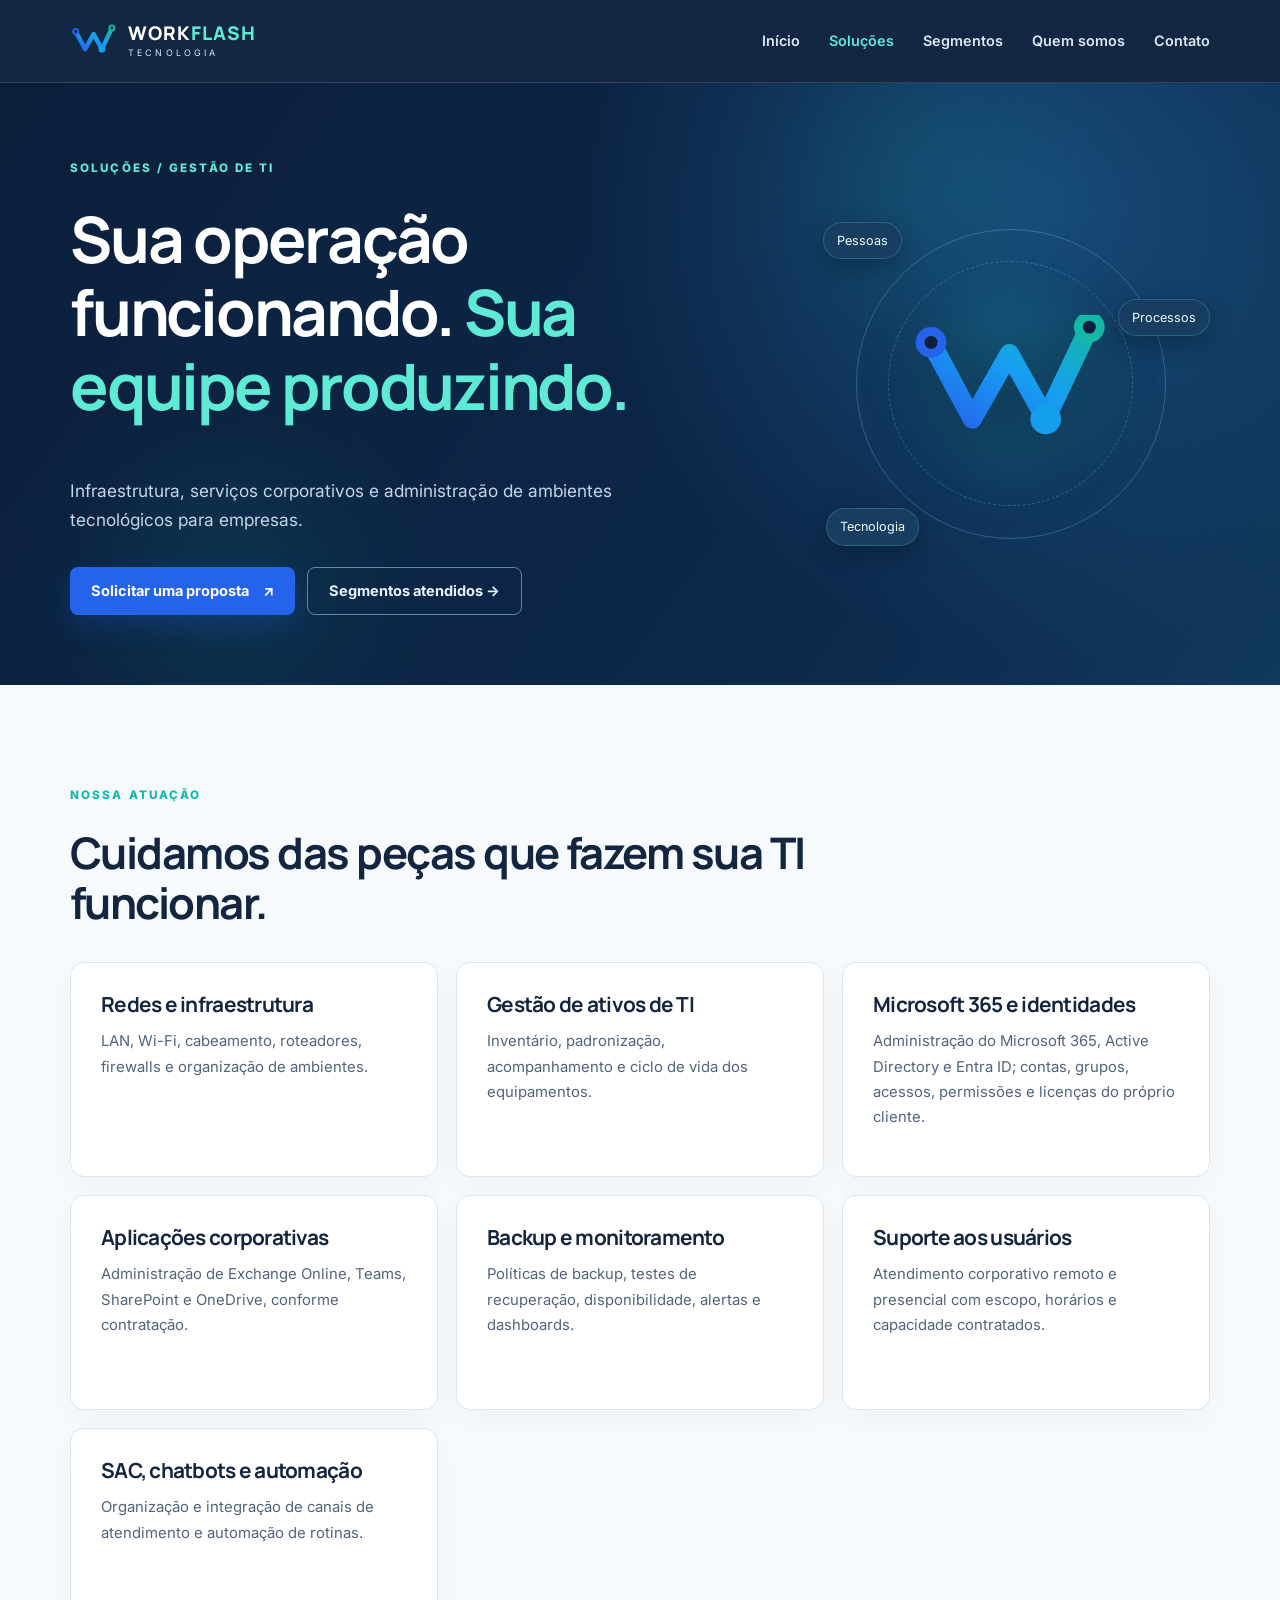
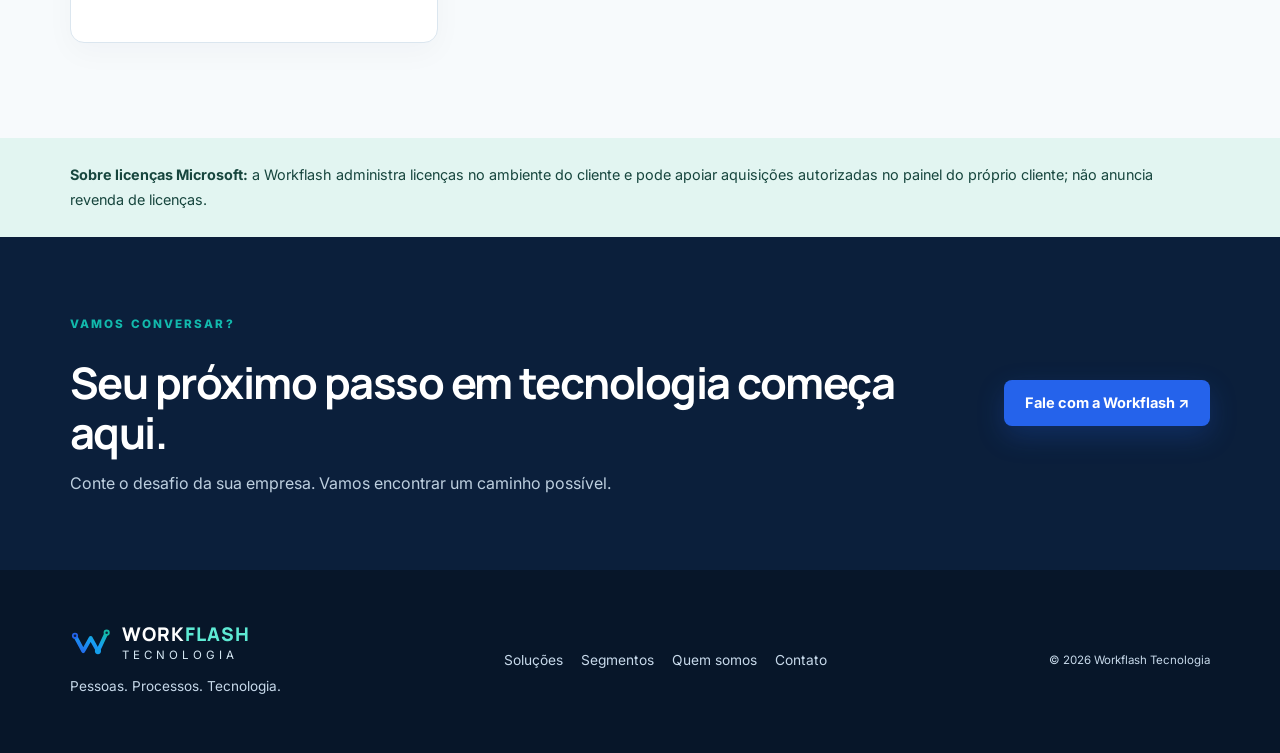
<file: gestao-ti.html>
<!doctype html>
<html lang="pt-BR">

<head>
    <meta charset="utf-8">
    <meta name="viewport" content="width=device-width,initial-scale=1">
    <meta name="theme-color" content="#0B1F3B">
    <meta name="description" content="Infraestrutura, Microsoft 365, ativos, backup, monitoramento e suporte.">
    <title>Gestão de TI para Empresas | Workflash Tecnologia</title>
    <link rel="icon" type="image/svg+xml" href="assets/favicon.svg">
    <link rel="preconnect" href="https://fonts.googleapis.com">
    <link rel="preconnect" href="https://fonts.gstatic.com" crossorigin>
    <link
        href="https://fonts.googleapis.com/css2?family=Inter:wght@400;500;600;700&family=Manrope:wght@400;500;600;700;800&display=swap"
        rel="stylesheet">
    <link rel="stylesheet" href="styles.css">
    <script src="script.js" defer></script>
</head>

<body><a class="skip" href="#conteudo">Pular para o conteúdo</a>
    <header class="site-header">
        <div class="container nav-wrap"><a class="brand" href="index.html"><img src="assets/logo-symbol.svg" alt=""
                    width="48"
                    height="42"><span><strong>WORK<span>FLASH</span></strong><small>TECNOLOGIA</small></span></a><button
                class="menu-toggle" aria-expanded="false" aria-controls="main-nav"
                aria-label="Abrir menu"><span></span><span></span><span></span></button>
            <nav id="main-nav" class="main-nav" aria-label="Navegação principal"><a class=""
                    href="index.html">Início</a><a class="active" href="solucoes.html">Soluções</a><a class=""
                    href="segmentos.html">Segmentos</a><a class="" href="quem-somos.html">Quem somos</a><a class=""
                    href="contato.html">Contato</a></nav>
        </div>
    </header>
    <main id="conteudo">
        <section class="hero hero-inner">
            <div class="glow glow-a"></div>
            <div class="glow glow-b"></div>
            <div class="container hero-grid">
                <div class="hero-copy"><span class="eyebrow">SOLUÇÕES / GESTÃO DE TI</span>
                    <h1>Sua operação funcionando. <em>Sua equipe produzindo.</em></h1>
                    <p>Infraestrutura, serviços corporativos e administração de ambientes tecnológicos para empresas.
                    </p>
                    <div class="actions"><a class="btn primary" href="contato.html">Solicitar uma proposta
                            <span>↗</span></a><a class="btn ghost" href="segmentos.html">Segmentos atendidos →</a></div>
                </div>
                <div class="hero-art" aria-hidden="true">
                    <div class="orbit one"></div>
                    <div class="orbit two"></div>
                    <div class="art-halo"></div><img src="assets/logo-symbol.svg" alt="" class="hero-mark"><span
                        class="chip chip1">Pessoas</span><span class="chip chip2">Processos</span><span
                        class="chip chip3">Tecnologia</span>
                </div>
            </div>
        </section>
        <section class="section">
            <div class="container"><span class="section-label">NOSSA ATUAÇÃO</span>
                <h2>Cuidamos das peças que fazem sua TI funcionar.</h2>
                <div class="card-grid">
                    <article class="tile">
                        <h3>Redes e infraestrutura</h3>
                        <p>LAN, Wi-Fi, cabeamento, roteadores, firewalls e organização de ambientes.</p>
                    </article>
                    <article class="tile">
                        <h3>Gestão de ativos de TI</h3>
                        <p>Inventário, padronização, acompanhamento e ciclo de vida dos equipamentos.</p>
                    </article>
                    <article class="tile">
                        <h3>Microsoft 365 e identidades</h3>
                        <p>Administração do Microsoft 365, Active Directory e Entra ID; contas, grupos, acessos,
                            permissões e licenças do próprio cliente.</p>
                    </article>
                    <article class="tile">
                        <h3>Aplicações corporativas</h3>
                        <p>Administração de Exchange Online, Teams, SharePoint e OneDrive, conforme contratação.</p>
                    </article>
                    <article class="tile">
                        <h3>Backup e monitoramento</h3>
                        <p>Políticas de backup, testes de recuperação, disponibilidade, alertas e dashboards.</p>
                    </article>
                    <article class="tile">
                        <h3>Suporte aos usuários</h3>
                        <p>Atendimento corporativo remoto e presencial com escopo, horários e capacidade contratados.
                        </p>
                    </article>
                    <article class="tile">
                        <h3>SAC, chatbots e automação</h3>
                        <p>Organização e integração de canais de atendimento e automação de rotinas.</p>
                    </article>
                </div>
            </div>
        </section>
        <section class="notice">
            <div class="container"><strong>Sobre licenças Microsoft:</strong> a Workflash administra licenças no
                ambiente do cliente e pode apoiar aquisições autorizadas no painel do próprio cliente; não anuncia
                revenda de licenças.</div>
        </section>
        <section class="cta">
            <div class="container cta-inner">
                <div><span class="section-label">VAMOS CONVERSAR?</span>
                    <h2>Seu próximo passo em tecnologia começa aqui.</h2>
                    <p>Conte o desafio da sua empresa. Vamos encontrar um caminho possível.</p>
                </div><a class="btn primary" href="contato.html">Fale com a Workflash ↗</a>
            </div>
        </section>
    </main>
    <footer>
        <div class="container footer-inner">
            <div><a class="brand" href="index.html"><img src="assets/logo-symbol.svg" alt="" width="42"
                        height="38"><span><strong>WORK<span>FLASH</span></strong><small>TECNOLOGIA</small></span></a>
                <p>Pessoas. Processos. Tecnologia.</p>
            </div>
            <div><a href="solucoes.html">Soluções</a><a href="segmentos.html">Segmentos</a><a
                    href="quem-somos.html">Quem somos</a><a href="contato.html">Contato</a></div><small>© <span
                    id="year">2026</span> Workflash Tecnologia</small>
        </div>
    </footer>
</body>

</html>
</file>
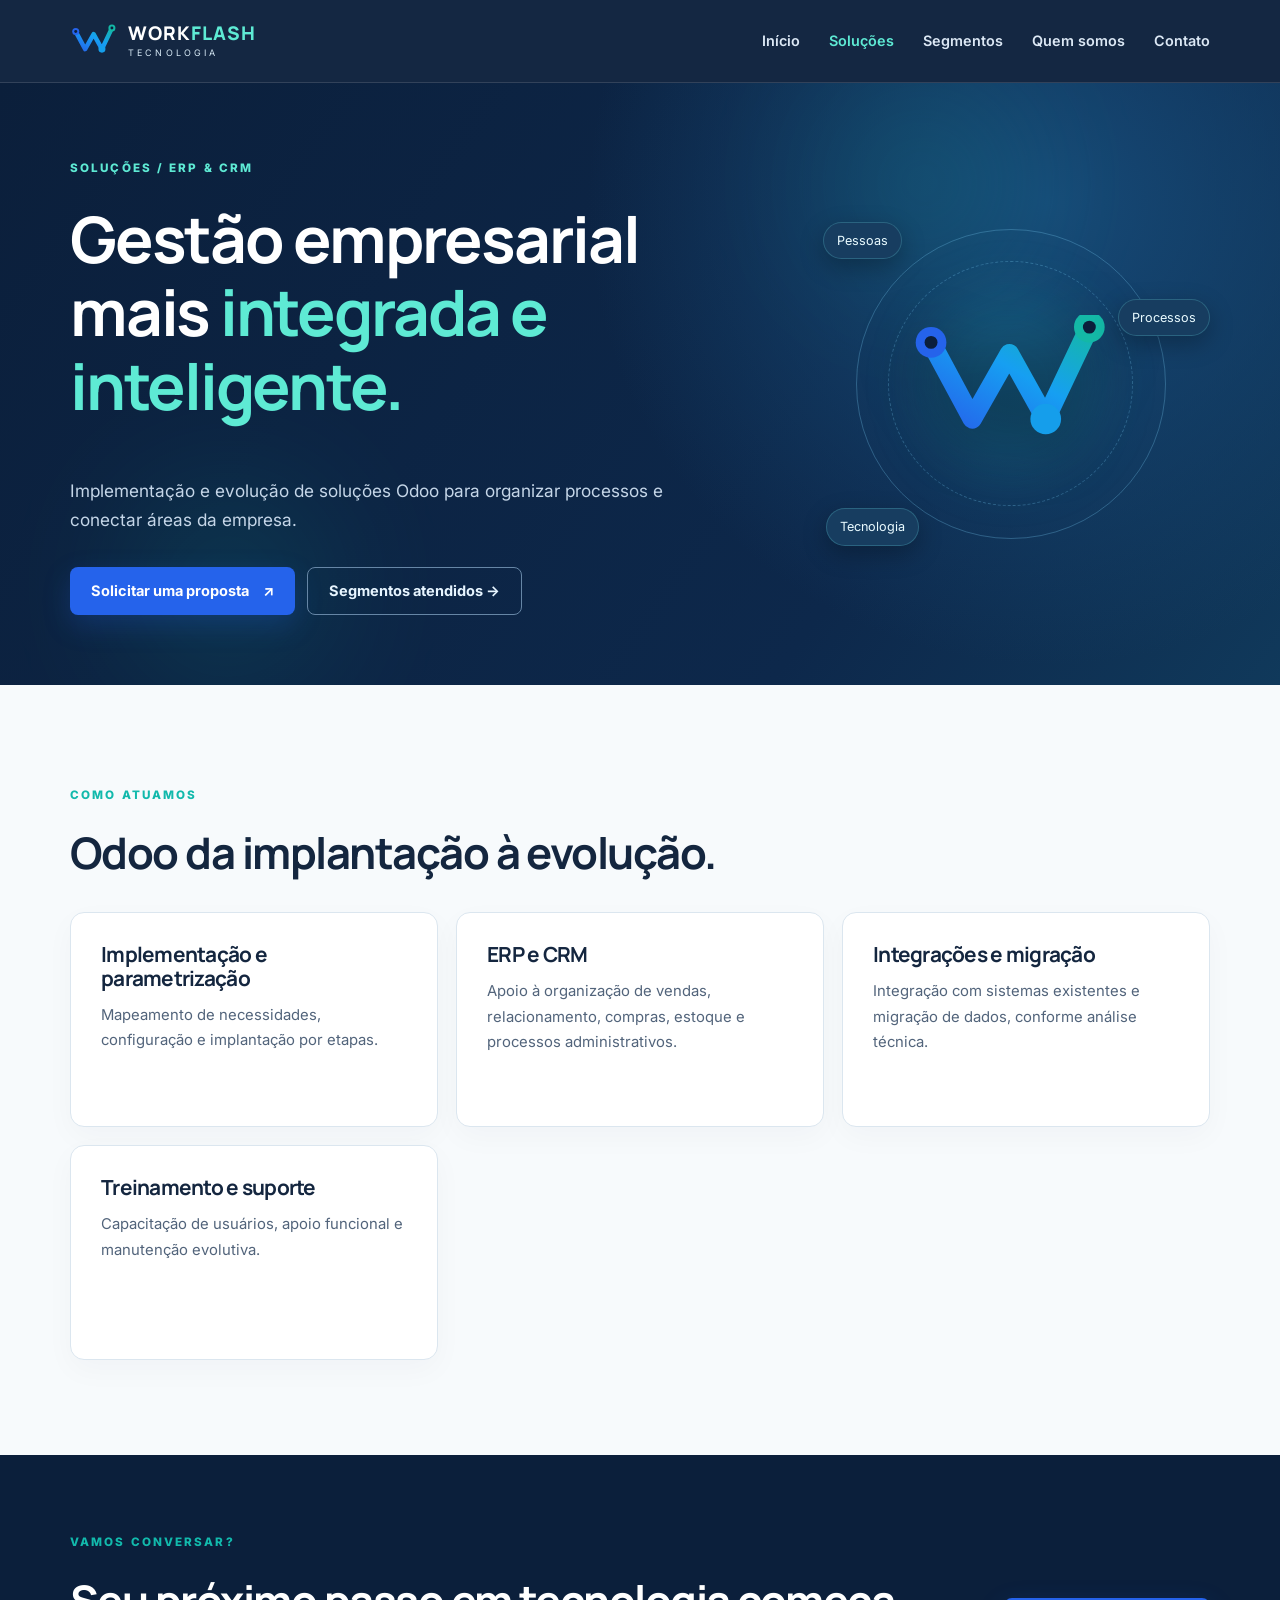
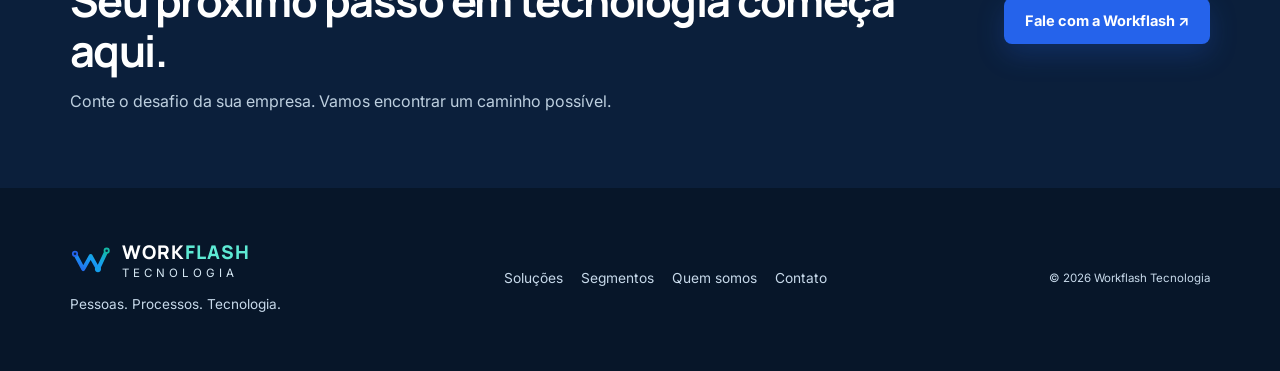
<file: odoo.html>
<!doctype html>
<html lang="pt-BR">

<head>
    <meta charset="utf-8">
    <meta name="viewport" content="width=device-width,initial-scale=1">
    <meta name="theme-color" content="#0B1F3B">
    <meta name="description" content="Implantação, suporte e evolução Odoo.">
    <title>ERP e CRM Odoo | Workflash Tecnologia</title>
    <link rel="icon" type="image/svg+xml" href="assets/favicon.svg">
    <link rel="preconnect" href="https://fonts.googleapis.com">
    <link rel="preconnect" href="https://fonts.gstatic.com" crossorigin>
    <link
        href="https://fonts.googleapis.com/css2?family=Inter:wght@400;500;600;700&family=Manrope:wght@400;500;600;700;800&display=swap"
        rel="stylesheet">
    <link rel="stylesheet" href="styles.css">
    <script src="script.js" defer></script>
</head>

<body><a class="skip" href="#conteudo">Pular para o conteúdo</a>
    <header class="site-header">
        <div class="container nav-wrap"><a class="brand" href="index.html"><img src="assets/logo-symbol.svg" alt=""
                    width="48"
                    height="42"><span><strong>WORK<span>FLASH</span></strong><small>TECNOLOGIA</small></span></a><button
                class="menu-toggle" aria-expanded="false" aria-controls="main-nav"
                aria-label="Abrir menu"><span></span><span></span><span></span></button>
            <nav id="main-nav" class="main-nav" aria-label="Navegação principal"><a class=""
                    href="index.html">Início</a><a class="active" href="solucoes.html">Soluções</a><a class=""
                    href="segmentos.html">Segmentos</a><a class="" href="quem-somos.html">Quem somos</a><a class=""
                    href="contato.html">Contato</a></nav>
        </div>
    </header>
    <main id="conteudo">
        <section class="hero hero-inner">
            <div class="glow glow-a"></div>
            <div class="glow glow-b"></div>
            <div class="container hero-grid">
                <div class="hero-copy"><span class="eyebrow">SOLUÇÕES / ERP & CRM</span>
                    <h1>Gestão empresarial mais <em>integrada e inteligente.</em></h1>
                    <p>Implementação e evolução de soluções Odoo para organizar processos e conectar áreas da empresa.
                    </p>
                    <div class="actions"><a class="btn primary" href="contato.html">Solicitar uma proposta
                            <span>↗</span></a><a class="btn ghost" href="segmentos.html">Segmentos atendidos →</a></div>
                </div>
                <div class="hero-art" aria-hidden="true">
                    <div class="orbit one"></div>
                    <div class="orbit two"></div>
                    <div class="art-halo"></div><img src="assets/logo-symbol.svg" alt="" class="hero-mark"><span
                        class="chip chip1">Pessoas</span><span class="chip chip2">Processos</span><span
                        class="chip chip3">Tecnologia</span>
                </div>
            </div>
        </section>
        <section class="section">
            <div class="container"><span class="section-label">COMO ATUAMOS</span>
                <h2>Odoo da implantação à evolução.</h2>
                <div class="card-grid">
                    <article class="tile">
                        <h3>Implementação e parametrização</h3>
                        <p>Mapeamento de necessidades, configuração e implantação por etapas.</p>
                    </article>
                    <article class="tile">
                        <h3>ERP e CRM</h3>
                        <p>Apoio à organização de vendas, relacionamento, compras, estoque e processos administrativos.
                        </p>
                    </article>
                    <article class="tile">
                        <h3>Integrações e migração</h3>
                        <p>Integração com sistemas existentes e migração de dados, conforme análise técnica.</p>
                    </article>
                    <article class="tile">
                        <h3>Treinamento e suporte</h3>
                        <p>Capacitação de usuários, apoio funcional e manutenção evolutiva.</p>
                    </article>
                </div>
            </div>
        </section>
        <!-- <section class="notice">
            <div class="container"><strong>Atuação com parceiros especializados.</strong> A disponibilidade de
                implantação e suporte Odoo depende da definição de escopo e da confirmação da parceria técnica. Não
                declaramos certificação ou vínculo oficial com a Odoo.</div>
        </section> -->
        <section class="cta">
            <div class="container cta-inner">
                <div><span class="section-label">VAMOS CONVERSAR?</span>
                    <h2>Seu próximo passo em tecnologia começa aqui.</h2>
                    <p>Conte o desafio da sua empresa. Vamos encontrar um caminho possível.</p>
                </div><a class="btn primary" href="contato.html">Fale com a Workflash ↗</a>
            </div>
        </section>
    </main>
    <footer>
        <div class="container footer-inner">
            <div><a class="brand" href="index.html"><img src="assets/logo-symbol.svg" alt="" width="42"
                        height="38"><span><strong>WORK<span>FLASH</span></strong><small>TECNOLOGIA</small></span></a>
                <p>Pessoas. Processos. Tecnologia.</p>
            </div>
            <div><a href="solucoes.html">Soluções</a><a href="segmentos.html">Segmentos</a><a
                    href="quem-somos.html">Quem somos</a><a href="contato.html">Contato</a></div><small>© <span
                    id="year">2026</span> Workflash Tecnologia</small>
        </div>
    </footer>
</body>

</html>
</file>
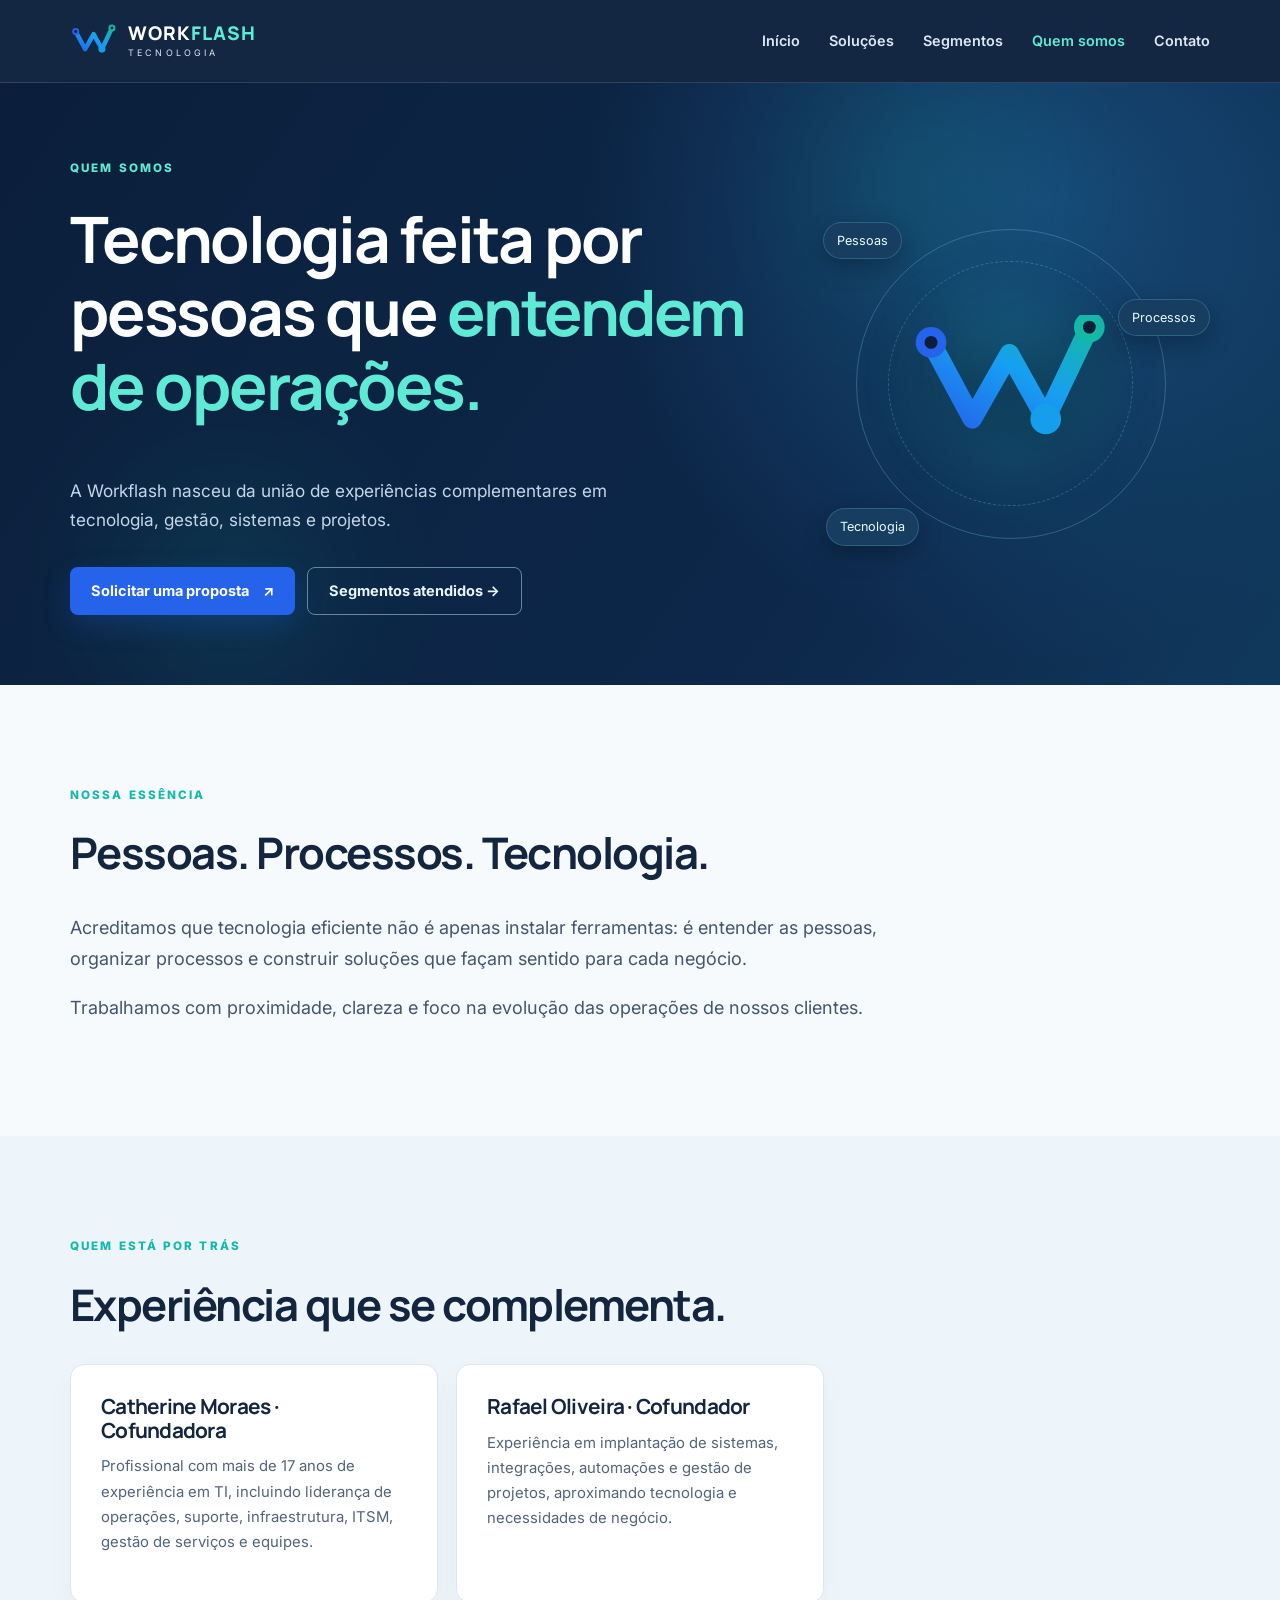
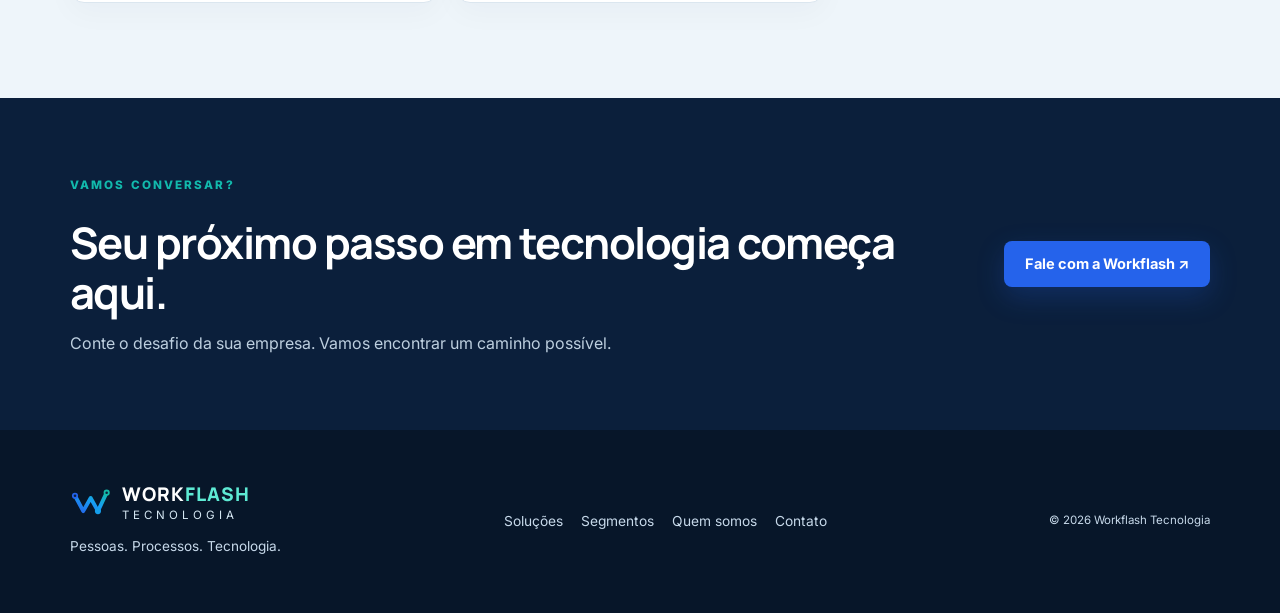
<file: quem-somos.html>
<!doctype html>
<html lang="pt-BR">

<head>
    <meta charset="utf-8">
    <meta name="viewport" content="width=device-width,initial-scale=1">
    <meta name="theme-color" content="#0B1F3B">
    <meta name="description" content="Conheça os fundadores da Workflash Tecnologia.">
    <title>Quem somos | Workflash Tecnologia</title>
    <link rel="icon" type="image/svg+xml" href="assets/favicon.svg">
    <link rel="preconnect" href="https://fonts.googleapis.com">
    <link rel="preconnect" href="https://fonts.gstatic.com" crossorigin>
    <link
        href="https://fonts.googleapis.com/css2?family=Inter:wght@400;500;600;700&family=Manrope:wght@400;500;600;700;800&display=swap"
        rel="stylesheet">
    <link rel="stylesheet" href="styles.css">
    <script src="script.js" defer></script>
</head>

<body><a class="skip" href="#conteudo">Pular para o conteúdo</a>
    <header class="site-header">
        <div class="container nav-wrap"><a class="brand" href="index.html"><img src="assets/logo-symbol.svg" alt=""
                    width="48"
                    height="42"><span><strong>WORK<span>FLASH</span></strong><small>TECNOLOGIA</small></span></a><button
                class="menu-toggle" aria-expanded="false" aria-controls="main-nav"
                aria-label="Abrir menu"><span></span><span></span><span></span></button>
            <nav id="main-nav" class="main-nav" aria-label="Navegação principal"><a class=""
                    href="index.html">Início</a><a class="" href="solucoes.html">Soluções</a><a class=""
                    href="segmentos.html">Segmentos</a><a class="active" href="quem-somos.html">Quem somos</a><a
                    class="" href="contato.html">Contato</a></nav>
        </div>
    </header>
    <main id="conteudo">
        <section class="hero hero-inner">
            <div class="glow glow-a"></div>
            <div class="glow glow-b"></div>
            <div class="container hero-grid">
                <div class="hero-copy"><span class="eyebrow">QUEM SOMOS</span>
                    <h1>Tecnologia feita por pessoas que <em>entendem de operações.</em></h1>
                    <p>A Workflash nasceu da união de experiências complementares em tecnologia, gestão, sistemas e
                        projetos.</p>
                    <div class="actions"><a class="btn primary" href="contato.html">Solicitar uma proposta
                            <span>↗</span></a><a class="btn ghost" href="segmentos.html">Segmentos atendidos →</a></div>
                </div>
                <div class="hero-art" aria-hidden="true">
                    <div class="orbit one"></div>
                    <div class="orbit two"></div>
                    <div class="art-halo"></div><img src="assets/logo-symbol.svg" alt="" class="hero-mark"><span
                        class="chip chip1">Pessoas</span><span class="chip chip2">Processos</span><span
                        class="chip chip3">Tecnologia</span>
                </div>
            </div>
        </section>
        <section class="section">
            <div class="container"><span class="section-label">NOSSA ESSÊNCIA</span>
                <h2>Pessoas. Processos. Tecnologia.</h2>
                <div class="lead-text">
                    <p>Acreditamos que tecnologia eficiente não é apenas instalar ferramentas: é entender as pessoas,
                        organizar processos e construir soluções que façam sentido para cada negócio.</p>
                    <p>Trabalhamos com proximidade, clareza e foco na evolução das operações de nossos clientes.</p>
                </div>
            </div>
        </section>
        <section class="section">
            <div class="container"><span class="section-label">QUEM ESTÁ POR TRÁS</span>
                <h2>Experiência que se complementa.</h2>
                <div class="card-grid">
                    <article class="tile">
                        <h3>Catherine Moraes · Cofundadora</h3>
                        <p>Profissional com mais de 17 anos de experiência em TI, incluindo liderança de operações,
                            suporte, infraestrutura, ITSM, gestão de serviços e equipes.</p>
                    </article>
                    <article class="tile">
                        <h3>Rafael Oliveira · Cofundador</h3>
                        <p>Experiência em implantação de sistemas, integrações, automações e gestão de projetos,
                            aproximando tecnologia e necessidades de negócio.</p>
                    </article>
                </div>
            </div>
        </section>
        <section class="cta">
            <div class="container cta-inner">
                <div><span class="section-label">VAMOS CONVERSAR?</span>
                    <h2>Seu próximo passo em tecnologia começa aqui.</h2>
                    <p>Conte o desafio da sua empresa. Vamos encontrar um caminho possível.</p>
                </div><a class="btn primary" href="contato.html">Fale com a Workflash ↗</a>
            </div>
        </section>
    </main>
    <footer>
        <div class="container footer-inner">
            <div><a class="brand" href="index.html"><img src="assets/logo-symbol.svg" alt="" width="42"
                        height="38"><span><strong>WORK<span>FLASH</span></strong><small>TECNOLOGIA</small></span></a>
                <p>Pessoas. Processos. Tecnologia.</p>
            </div>
            <div><a href="solucoes.html">Soluções</a><a href="segmentos.html">Segmentos</a><a
                    href="quem-somos.html">Quem somos</a><a href="contato.html">Contato</a></div><small>© <span
                    id="year">2026</span> Workflash Tecnologia</small>
        </div>
    </footer>
</body>

</html>
</file>
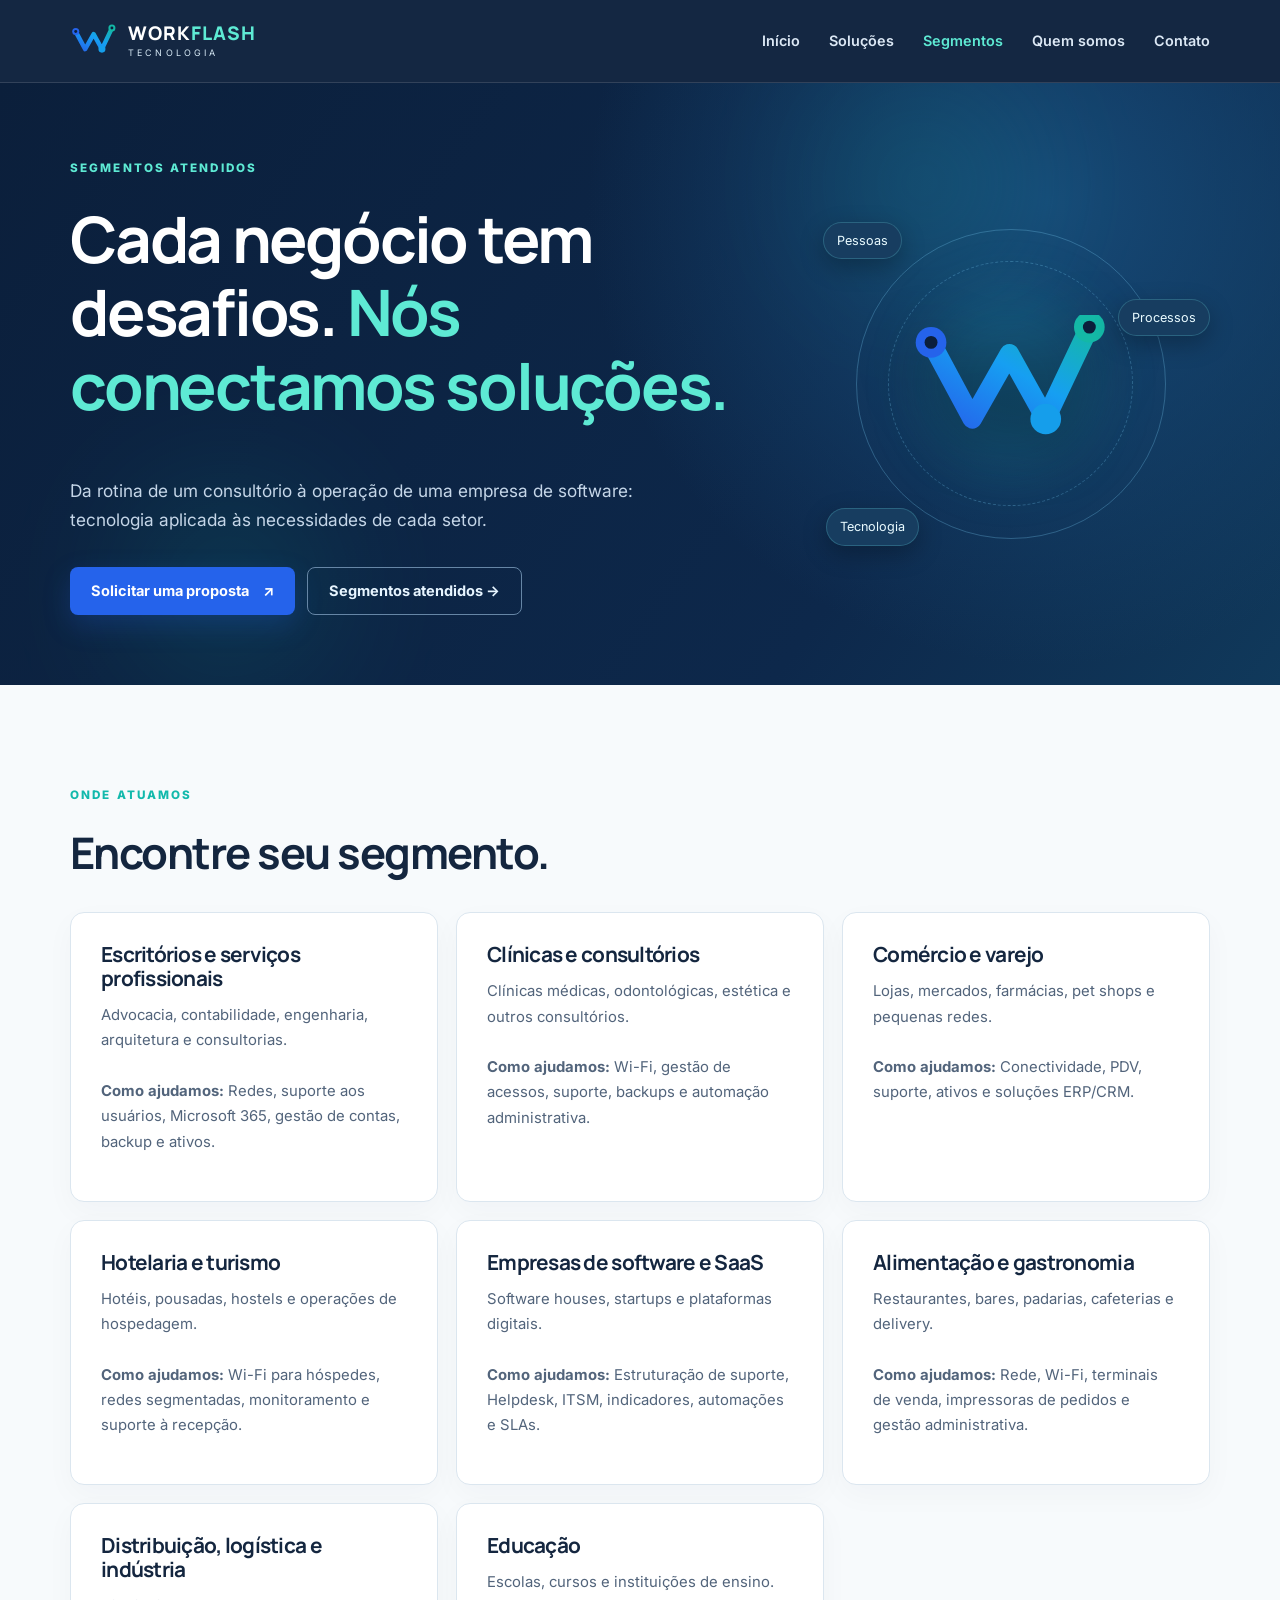
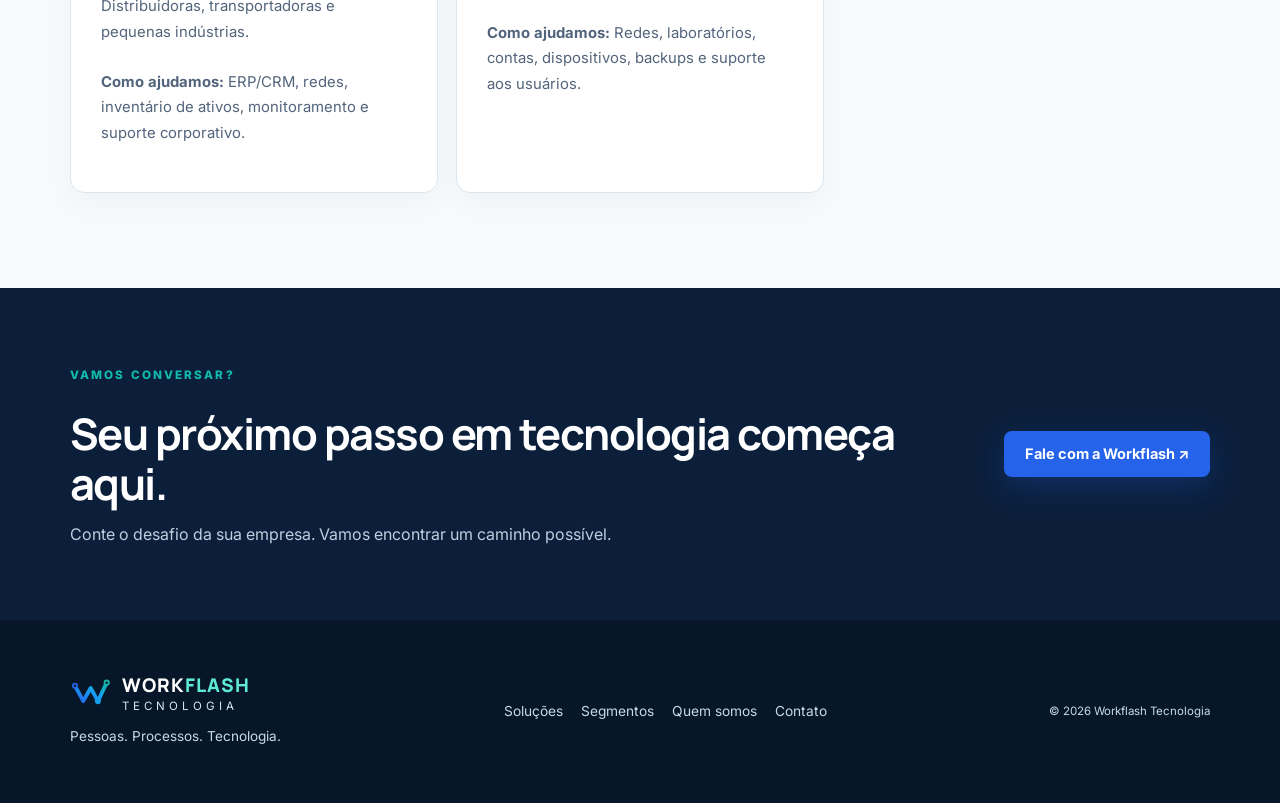
<file: segmentos.html>
<!doctype html>
<html lang="pt-BR">

<head>
    <meta charset="utf-8">
    <meta name="viewport" content="width=device-width,initial-scale=1">
    <meta name="theme-color" content="#0B1F3B">
    <meta name="description" content="Soluções Workflash para escritórios, clínicas, comércio, hotelaria, SaaS e mais.">
    <title>Segmentos atendidos | Workflash Tecnologia</title>
    <link rel="icon" type="image/svg+xml" href="assets/favicon.svg">
    <link rel="preconnect" href="https://fonts.googleapis.com">
    <link rel="preconnect" href="https://fonts.gstatic.com" crossorigin>
    <link
        href="https://fonts.googleapis.com/css2?family=Inter:wght@400;500;600;700&family=Manrope:wght@400;500;600;700;800&display=swap"
        rel="stylesheet">
    <link rel="stylesheet" href="styles.css">
    <script src="script.js" defer></script>
</head>

<body><a class="skip" href="#conteudo">Pular para o conteúdo</a>
    <header class="site-header">
        <div class="container nav-wrap"><a class="brand" href="index.html"><img src="assets/logo-symbol.svg" alt=""
                    width="48"
                    height="42"><span><strong>WORK<span>FLASH</span></strong><small>TECNOLOGIA</small></span></a><button
                class="menu-toggle" aria-expanded="false" aria-controls="main-nav"
                aria-label="Abrir menu"><span></span><span></span><span></span></button>
            <nav id="main-nav" class="main-nav" aria-label="Navegação principal"><a class=""
                    href="index.html">Início</a><a class="" href="solucoes.html">Soluções</a><a class="active"
                    href="segmentos.html">Segmentos</a><a class="" href="quem-somos.html">Quem somos</a><a class=""
                    href="contato.html">Contato</a></nav>
        </div>
    </header>
    <main id="conteudo">
        <section class="hero hero-inner">
            <div class="glow glow-a"></div>
            <div class="glow glow-b"></div>
            <div class="container hero-grid">
                <div class="hero-copy"><span class="eyebrow">SEGMENTOS ATENDIDOS</span>
                    <h1>Cada negócio tem desafios. <em>Nós conectamos soluções.</em></h1>
                    <p>Da rotina de um consultório à operação de uma empresa de software: tecnologia aplicada às
                        necessidades de cada setor.</p>
                    <div class="actions"><a class="btn primary" href="contato.html">Solicitar uma proposta
                            <span>↗</span></a><a class="btn ghost" href="segmentos.html">Segmentos atendidos →</a></div>
                </div>
                <div class="hero-art" aria-hidden="true">
                    <div class="orbit one"></div>
                    <div class="orbit two"></div>
                    <div class="art-halo"></div><img src="assets/logo-symbol.svg" alt="" class="hero-mark"><span
                        class="chip chip1">Pessoas</span><span class="chip chip2">Processos</span><span
                        class="chip chip3">Tecnologia</span>
                </div>
            </div>
        </section>
        <section class="section">
            <div class="container"><span class="section-label">ONDE ATUAMOS</span>
                <h2>Encontre seu segmento.</h2>
                <div class="card-grid">
                    <article class="tile">
                        <h3>Escritórios e serviços profissionais</h3>
                        <p>Advocacia, contabilidade, engenharia, arquitetura e consultorias. <br><br><strong>Como
                                ajudamos:</strong> Redes, suporte aos usuários, Microsoft 365, gestão de contas, backup
                            e ativos.</p>
                    </article>
                    <article class="tile">
                        <h3>Clínicas e consultórios</h3>
                        <p>Clínicas médicas, odontológicas, estética e outros consultórios. <br><br><strong>Como
                                ajudamos:</strong> Wi-Fi, gestão de acessos, suporte, backups e automação
                            administrativa.</p>
                    </article>
                    <article class="tile">
                        <h3>Comércio e varejo</h3>
                        <p>Lojas, mercados, farmácias, pet shops e pequenas redes. <br><br><strong>Como
                                ajudamos:</strong> Conectividade, PDV, suporte, ativos e soluções ERP/CRM.</p>
                    </article>
                    <article class="tile">
                        <h3>Hotelaria e turismo</h3>
                        <p>Hotéis, pousadas, hostels e operações de hospedagem. <br><br><strong>Como ajudamos:</strong>
                            Wi-Fi para hóspedes, redes segmentadas, monitoramento e suporte à recepção.</p>
                    </article>
                    <article class="tile">
                        <h3>Empresas de software e SaaS</h3>
                        <p>Software houses, startups e plataformas digitais. <br><br><strong>Como ajudamos:</strong>
                            Estruturação de suporte, Helpdesk, ITSM, indicadores, automações e SLAs.</p>
                    </article>
                    <article class="tile">
                        <h3>Alimentação e gastronomia</h3>
                        <p>Restaurantes, bares, padarias, cafeterias e delivery. <br><br><strong>Como ajudamos:</strong>
                            Rede, Wi-Fi, terminais de venda, impressoras de pedidos e gestão administrativa.</p>
                    </article>
                    <article class="tile">
                        <h3>Distribuição, logística e indústria</h3>
                        <p>Distribuidoras, transportadoras e pequenas indústrias. <br><br><strong>Como
                                ajudamos:</strong> ERP/CRM, redes, inventário de ativos, monitoramento e suporte
                            corporativo.</p>
                    </article>
                    <article class="tile">
                        <h3>Educação</h3>
                        <p>Escolas, cursos e instituições de ensino. <br><br><strong>Como ajudamos:</strong> Redes,
                            laboratórios, contas, dispositivos, backups e suporte aos usuários.</p>
                    </article>
                </div>
            </div>
        </section>
        <section class="cta">
            <div class="container cta-inner">
                <div><span class="section-label">VAMOS CONVERSAR?</span>
                    <h2>Seu próximo passo em tecnologia começa aqui.</h2>
                    <p>Conte o desafio da sua empresa. Vamos encontrar um caminho possível.</p>
                </div><a class="btn primary" href="contato.html">Fale com a Workflash ↗</a>
            </div>
        </section>
    </main>
    <footer>
        <div class="container footer-inner">
            <div><a class="brand" href="index.html"><img src="assets/logo-symbol.svg" alt="" width="42"
                        height="38"><span><strong>WORK<span>FLASH</span></strong><small>TECNOLOGIA</small></span></a>
                <p>Pessoas. Processos. Tecnologia.</p>
            </div>
            <div><a href="solucoes.html">Soluções</a><a href="segmentos.html">Segmentos</a><a
                    href="quem-somos.html">Quem somos</a><a href="contato.html">Contato</a></div><small>© <span
                    id="year">2026</span> Workflash Tecnologia</small>
        </div>
    </footer>
</body>

</html>
</file>
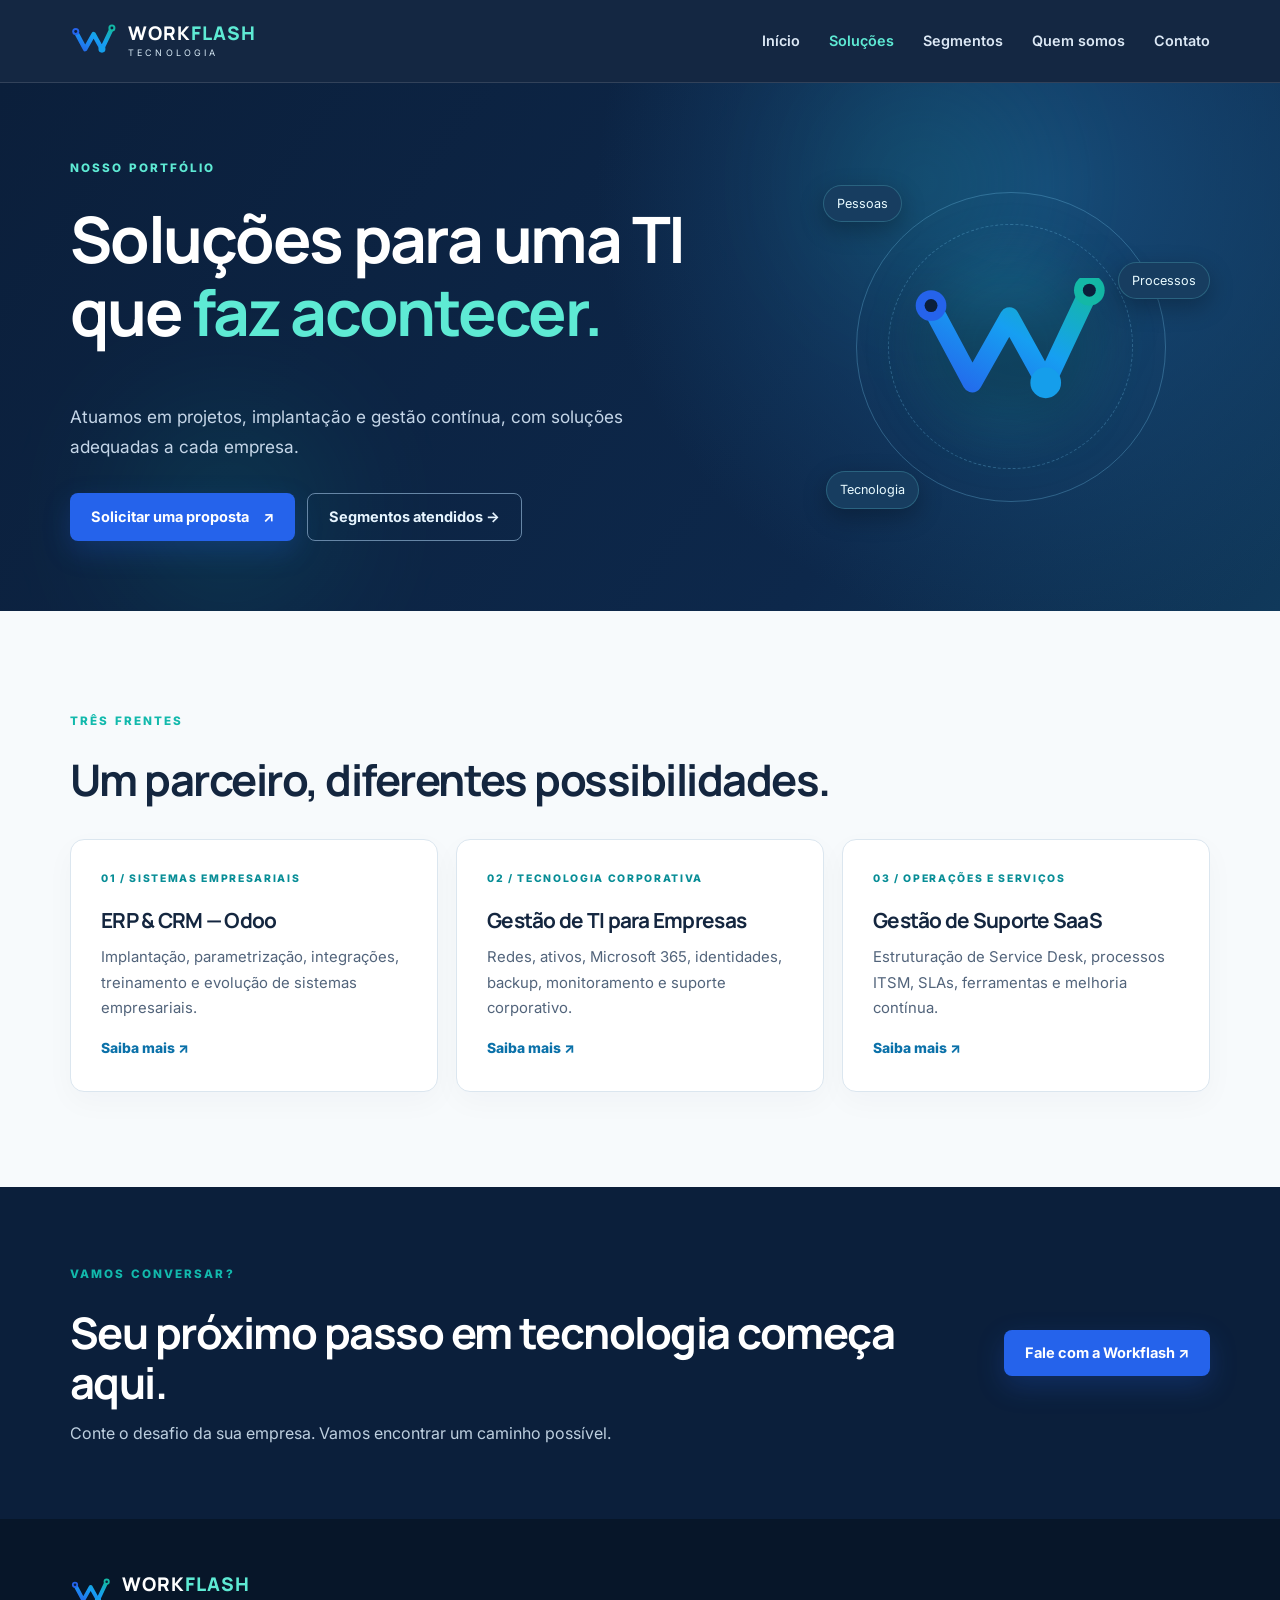
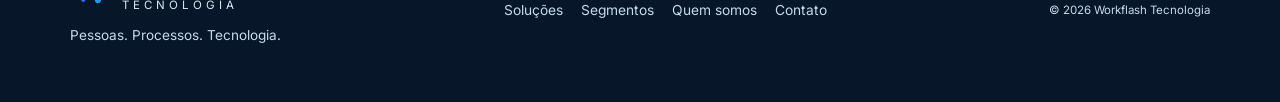
<file: solucoes.html>
<!doctype html>
<html lang="pt-BR">

<head>
    <meta charset="utf-8">
    <meta name="viewport" content="width=device-width,initial-scale=1">
    <meta name="theme-color" content="#0B1F3B">
    <meta name="description" content="Conheça as três frentes da Workflash.">
    <title>Soluções | Workflash Tecnologia</title>
    <link rel="icon" type="image/svg+xml" href="assets/favicon.svg">
    <link rel="preconnect" href="https://fonts.googleapis.com">
    <link rel="preconnect" href="https://fonts.gstatic.com" crossorigin>
    <link
        href="https://fonts.googleapis.com/css2?family=Inter:wght@400;500;600;700&family=Manrope:wght@400;500;600;700;800&display=swap"
        rel="stylesheet">
    <link rel="stylesheet" href="styles.css">
    <script src="script.js" defer></script>
</head>

<body><a class="skip" href="#conteudo">Pular para o conteúdo</a>
    <header class="site-header">
        <div class="container nav-wrap"><a class="brand" href="index.html"><img src="assets/logo-symbol.svg" alt=""
                    width="48"
                    height="42"><span><strong>WORK<span>FLASH</span></strong><small>TECNOLOGIA</small></span></a><button
                class="menu-toggle" aria-expanded="false" aria-controls="main-nav"
                aria-label="Abrir menu"><span></span><span></span><span></span></button>
            <nav id="main-nav" class="main-nav" aria-label="Navegação principal"><a class=""
                    href="index.html">Início</a><a class="active" href="solucoes.html">Soluções</a><a class=""
                    href="segmentos.html">Segmentos</a><a class="" href="quem-somos.html">Quem somos</a><a class=""
                    href="contato.html">Contato</a></nav>
        </div>
    </header>
    <main id="conteudo">
        <section class="hero hero-inner">
            <div class="glow glow-a"></div>
            <div class="glow glow-b"></div>
            <div class="container hero-grid">
                <div class="hero-copy"><span class="eyebrow">NOSSO PORTFÓLIO</span>
                    <h1>Soluções para uma TI que <em>faz acontecer.</em></h1>
                    <p>Atuamos em projetos, implantação e gestão contínua, com soluções adequadas a cada empresa.</p>
                    <div class="actions"><a class="btn primary" href="contato.html">Solicitar uma proposta
                            <span>↗</span></a><a class="btn ghost" href="segmentos.html">Segmentos atendidos →</a></div>
                </div>
                <div class="hero-art" aria-hidden="true">
                    <div class="orbit one"></div>
                    <div class="orbit two"></div>
                    <div class="art-halo"></div><img src="assets/logo-symbol.svg" alt="" class="hero-mark"><span
                        class="chip chip1">Pessoas</span><span class="chip chip2">Processos</span><span
                        class="chip chip3">Tecnologia</span>
                </div>
            </div>
        </section>
        <section class="section">
            <div class="container"><span class="section-label">TRÊS FRENTES</span>
                <h2>Um parceiro, diferentes possibilidades.</h2>
                <div class="card-grid">
                    <article class="tile"><span class="tile-kicker">01 / SISTEMAS EMPRESARIAIS</span>
                        <h3>ERP & CRM — Odoo</h3>
                        <p>Implantação, parametrização, integrações, treinamento e evolução de sistemas empresariais.
                        </p><a class="text-link" href="odoo.html">Saiba mais <span aria-hidden="true">↗</span></a>
                    </article>
                    <article class="tile"><span class="tile-kicker">02 / TECNOLOGIA CORPORATIVA</span>
                        <h3>Gestão de TI para Empresas</h3>
                        <p>Redes, ativos, Microsoft 365, identidades, backup, monitoramento e suporte corporativo.</p><a
                            class="text-link" href="gestao-ti.html">Saiba mais <span aria-hidden="true">↗</span></a>
                    </article>
                    <article class="tile"><span class="tile-kicker">03 / OPERAÇÕES E SERVIÇOS</span>
                        <h3>Gestão de Suporte SaaS</h3>
                        <p>Estruturação de Service Desk, processos ITSM, SLAs, ferramentas e melhoria contínua.</p><a
                            class="text-link" href="suporte-saas.html">Saiba mais <span aria-hidden="true">↗</span></a>
                    </article>
                </div>
            </div>
        </section>
        <section class="cta">
            <div class="container cta-inner">
                <div><span class="section-label">VAMOS CONVERSAR?</span>
                    <h2>Seu próximo passo em tecnologia começa aqui.</h2>
                    <p>Conte o desafio da sua empresa. Vamos encontrar um caminho possível.</p>
                </div><a class="btn primary" href="contato.html">Fale com a Workflash ↗</a>
            </div>
        </section>
    </main>
    <footer>
        <div class="container footer-inner">
            <div><a class="brand" href="index.html"><img src="assets/logo-symbol.svg" alt="" width="42"
                        height="38"><span><strong>WORK<span>FLASH</span></strong><small>TECNOLOGIA</small></span></a>
                <p>Pessoas. Processos. Tecnologia.</p>
            </div>
            <div><a href="solucoes.html">Soluções</a><a href="segmentos.html">Segmentos</a><a
                    href="quem-somos.html">Quem somos</a><a href="contato.html">Contato</a></div><small>© <span
                    id="year">2026</span> Workflash Tecnologia</small>
        </div>
    </footer>
</body>

</html>
</file>
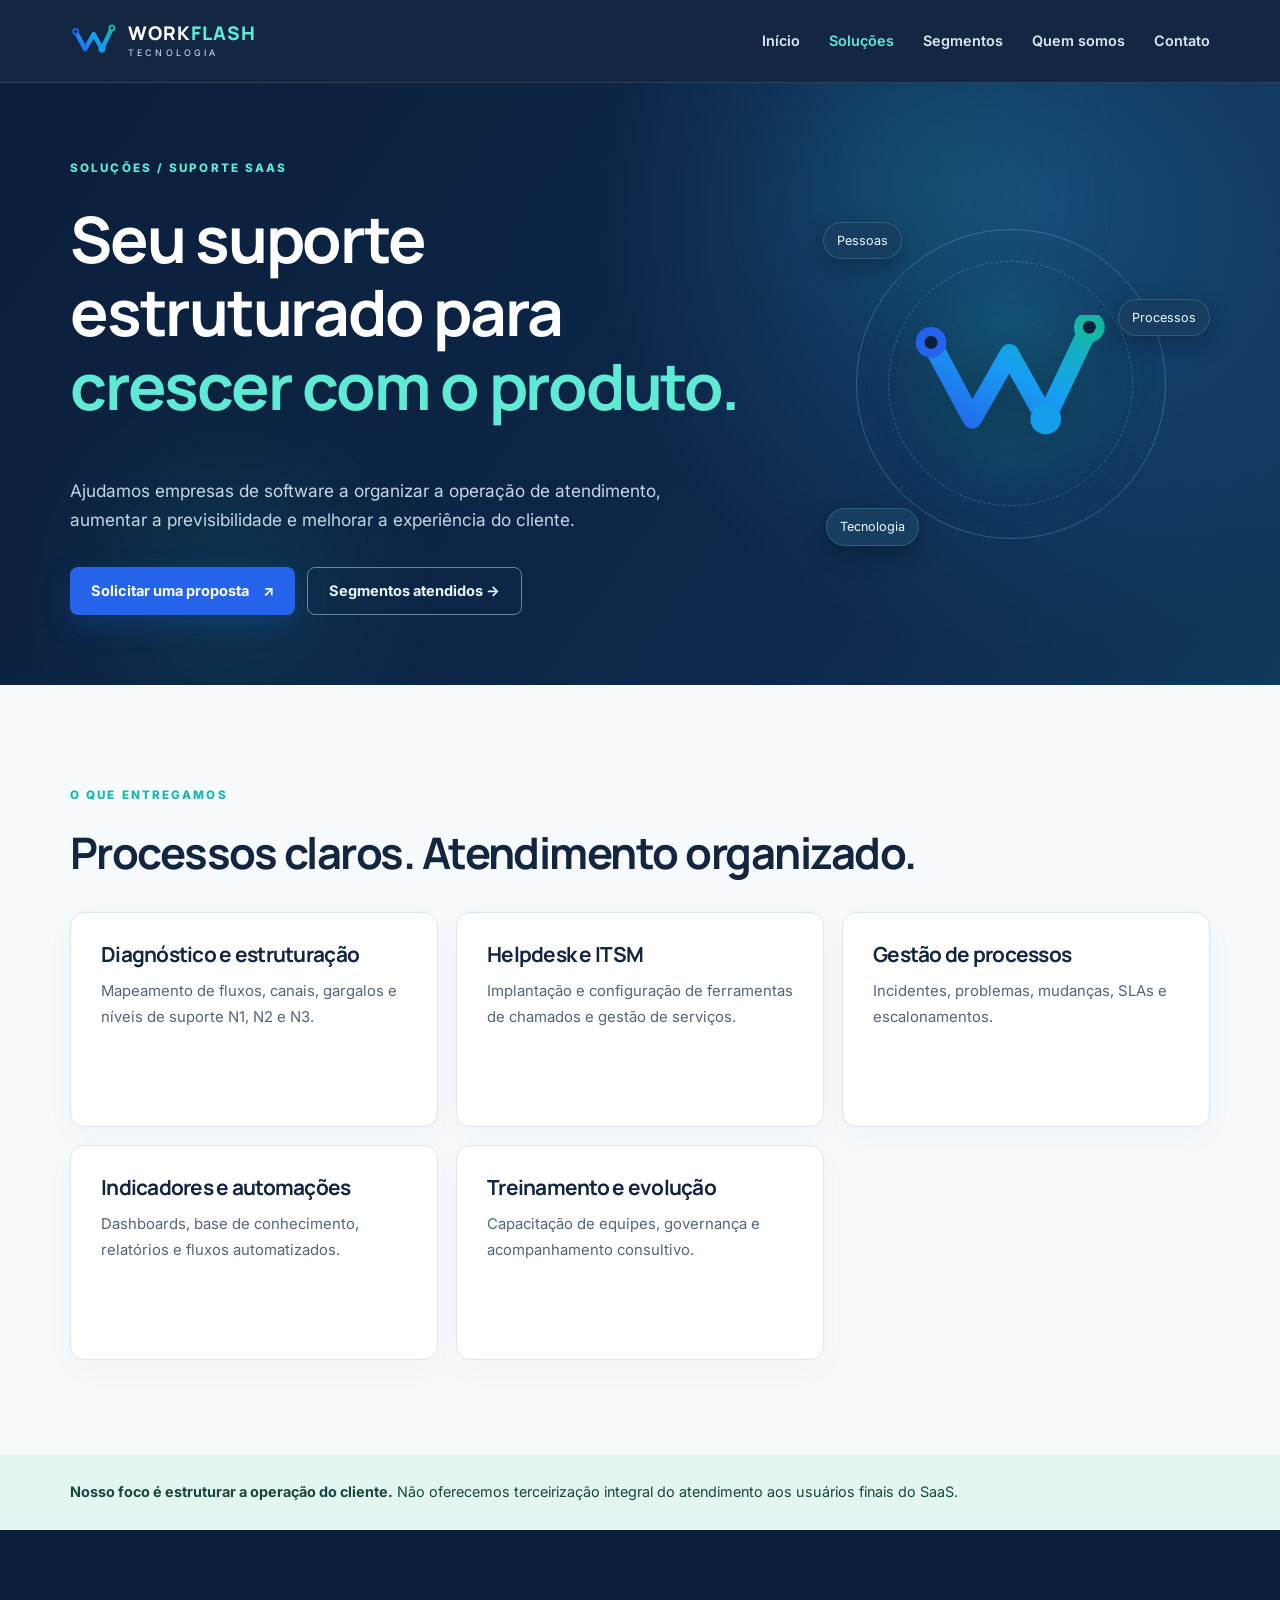
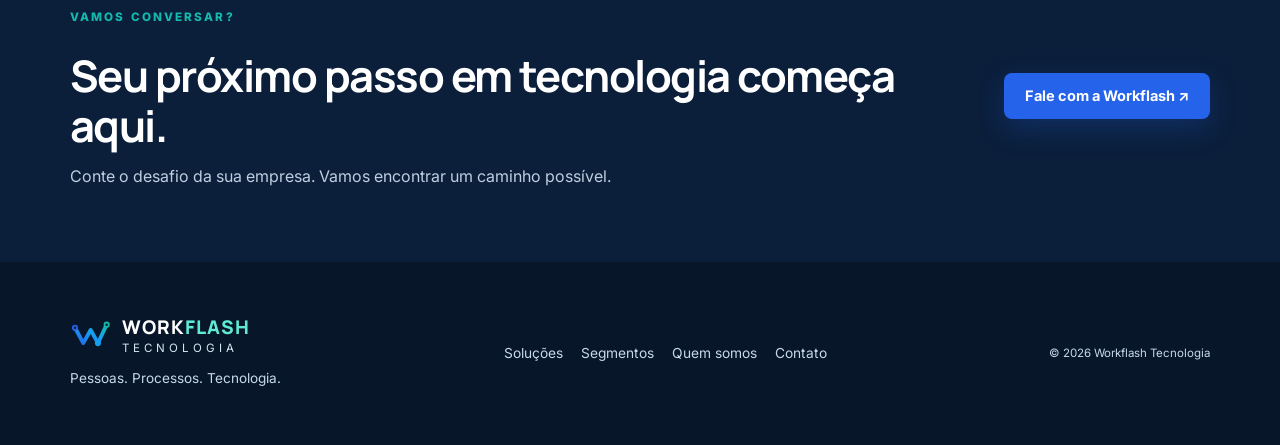
<file: suporte-saas.html>
<!doctype html>
<html lang="pt-BR">

<head>
    <meta charset="utf-8">
    <meta name="viewport" content="width=device-width,initial-scale=1">
    <meta name="theme-color" content="#0B1F3B">
    <meta name="description" content="Estruturação de suporte e ITSM para empresas SaaS.">
    <title>Gestão de Suporte SaaS | Workflash Tecnologia</title>
    <link rel="icon" type="image/svg+xml" href="assets/favicon.svg">
    <link rel="preconnect" href="https://fonts.googleapis.com">
    <link rel="preconnect" href="https://fonts.gstatic.com" crossorigin>
    <link
        href="https://fonts.googleapis.com/css2?family=Inter:wght@400;500;600;700&family=Manrope:wght@400;500;600;700;800&display=swap"
        rel="stylesheet">
    <link rel="stylesheet" href="styles.css">
    <script src="script.js" defer></script>
</head>

<body><a class="skip" href="#conteudo">Pular para o conteúdo</a>
    <header class="site-header">
        <div class="container nav-wrap"><a class="brand" href="index.html"><img src="assets/logo-symbol.svg" alt=""
                    width="48"
                    height="42"><span><strong>WORK<span>FLASH</span></strong><small>TECNOLOGIA</small></span></a><button
                class="menu-toggle" aria-expanded="false" aria-controls="main-nav"
                aria-label="Abrir menu"><span></span><span></span><span></span></button>
            <nav id="main-nav" class="main-nav" aria-label="Navegação principal"><a class=""
                    href="index.html">Início</a><a class="active" href="solucoes.html">Soluções</a><a class=""
                    href="segmentos.html">Segmentos</a><a class="" href="quem-somos.html">Quem somos</a><a class=""
                    href="contato.html">Contato</a></nav>
        </div>
    </header>
    <main id="conteudo">
        <section class="hero hero-inner">
            <div class="glow glow-a"></div>
            <div class="glow glow-b"></div>
            <div class="container hero-grid">
                <div class="hero-copy"><span class="eyebrow">SOLUÇÕES / SUPORTE SAAS</span>
                    <h1>Seu suporte estruturado para <em>crescer com o produto.</em></h1>
                    <p>Ajudamos empresas de software a organizar a operação de atendimento, aumentar a previsibilidade e
                        melhorar a experiência do cliente.</p>
                    <div class="actions"><a class="btn primary" href="contato.html">Solicitar uma proposta
                            <span>↗</span></a><a class="btn ghost" href="segmentos.html">Segmentos atendidos →</a></div>
                </div>
                <div class="hero-art" aria-hidden="true">
                    <div class="orbit one"></div>
                    <div class="orbit two"></div>
                    <div class="art-halo"></div><img src="assets/logo-symbol.svg" alt="" class="hero-mark"><span
                        class="chip chip1">Pessoas</span><span class="chip chip2">Processos</span><span
                        class="chip chip3">Tecnologia</span>
                </div>
            </div>
        </section>
        <section class="section">
            <div class="container"><span class="section-label">O QUE ENTREGAMOS</span>
                <h2>Processos claros. Atendimento organizado.</h2>
                <div class="card-grid">
                    <article class="tile">
                        <h3>Diagnóstico e estruturação</h3>
                        <p>Mapeamento de fluxos, canais, gargalos e níveis de suporte N1, N2 e N3.</p>
                    </article>
                    <article class="tile">
                        <h3>Helpdesk e ITSM</h3>
                        <p>Implantação e configuração de ferramentas de chamados e gestão de serviços.</p>
                    </article>
                    <article class="tile">
                        <h3>Gestão de processos</h3>
                        <p>Incidentes, problemas, mudanças, SLAs e escalonamentos.</p>
                    </article>
                    <article class="tile">
                        <h3>Indicadores e automações</h3>
                        <p>Dashboards, base de conhecimento, relatórios e fluxos automatizados.</p>
                    </article>
                    <article class="tile">
                        <h3>Treinamento e evolução</h3>
                        <p>Capacitação de equipes, governança e acompanhamento consultivo.</p>
                    </article>
                </div>
            </div>
        </section>
        <section class="notice">
            <div class="container"><strong>Nosso foco é estruturar a operação do cliente.</strong> Não oferecemos
                terceirização integral do atendimento aos usuários finais do SaaS.</div>
        </section>
        <section class="cta">
            <div class="container cta-inner">
                <div><span class="section-label">VAMOS CONVERSAR?</span>
                    <h2>Seu próximo passo em tecnologia começa aqui.</h2>
                    <p>Conte o desafio da sua empresa. Vamos encontrar um caminho possível.</p>
                </div><a class="btn primary" href="contato.html">Fale com a Workflash ↗</a>
            </div>
        </section>
    </main>
    <footer>
        <div class="container footer-inner">
            <div><a class="brand" href="index.html"><img src="assets/logo-symbol.svg" alt="" width="42"
                        height="38"><span><strong>WORK<span>FLASH</span></strong><small>TECNOLOGIA</small></span></a>
                <p>Pessoas. Processos. Tecnologia.</p>
            </div>
            <div><a href="solucoes.html">Soluções</a><a href="segmentos.html">Segmentos</a><a
                    href="quem-somos.html">Quem somos</a><a href="contato.html">Contato</a></div><small>© <span
                    id="year">2026</span> Workflash Tecnologia</small>
        </div>
    </footer>
</body>

</html>
</file>
<file: styles.css>
*{box-sizing:border-box}html{scroll-behavior:smooth}body{margin:0;background:#f7fafc;color:#14263f;font:16px/1.7 Inter,Arial,sans-serif}h1,h2,h3,p{margin-top:0}h1,h2,h3{font-family:Manrope,Arial,sans-serif;line-height:1.15;letter-spacing:-.035em}h1{font-size:clamp(2.6rem,5vw,5.2rem);max-width:850px}h2{font-size:clamp(2rem,3.4vw,3.1rem);max-width:850px;margin-bottom:34px}h3{font-size:1.3rem}a{color:inherit;text-decoration:none}.container{width:min(1140px,calc(100% - 48px));margin:auto}.skip{position:absolute;left:-9999px}.skip:focus{left:10px;top:10px;z-index:999;background:#fff;padding:10px}.site-header{position:sticky;top:0;z-index:50;background:#0b1f3bf5;border-bottom:1px solid #ffffff20;backdrop-filter:blur(16px)}.nav-wrap{display:flex;align-items:center;justify-content:space-between;min-height:82px;gap:20px}.brand{display:flex;align-items:center;gap:10px;color:#fff}.brand>span{display:flex;flex-direction:column;line-height:1}.brand strong{font-family:Manrope;font-weight:800;letter-spacing:.055em;font-size:1.18rem}.brand strong span{color:#5eead4}.brand small{font-size:.56rem;letter-spacing:.35em;margin-top:6px;color:#d6e8f4}.main-nav{display:flex;align-items:center;gap:29px}.main-nav a{color:#dce8f5;font-size:.9rem;font-weight:600}.main-nav a:hover,.main-nav a.active{color:#5eead4}.menu-toggle{display:none}.hero{position:relative;overflow:hidden;background:radial-gradient(circle at 82% 20%,#164a77 0%,transparent 40%),linear-gradient(125deg,#0b1f3b,#0d284b 70%,#10395b);color:white}.hero-grid{min-height:560px;display:grid;grid-template-columns:1.28fr .72fr;align-items:center;gap:32px;padding:90px 0}.hero-inner .hero-grid{min-height:460px;padding:70px 0}.hero-copy{position:relative;z-index:2}.hero h1 em{font-style:normal;color:#5eead4}.hero p{max-width:620px;color:#c5d6e8;font-size:1.08rem}.eyebrow,.section-label{display:inline-block;color:#12b9ac;font-size:.73rem;letter-spacing:.18em;font-weight:800;margin-bottom:23px}.hero .eyebrow{color:#5eead4}.actions{display:flex;flex-wrap:wrap;gap:12px;margin-top:32px}.btn{border:0;display:inline-flex;align-items:center;justify-content:center;gap:14px;border-radius:8px;padding:14px 21px;font:700 .91rem Inter;cursor:pointer}.primary{background:#2563eb;color:white;box-shadow:0 10px 28px #2563eb38}.primary:hover{background:#1c52d0}.ghost{color:#e7f5ff;border:1px solid #6686a6}.dark{background:#0b1f3b;color:#fff}.hero-art{position:relative;height:380px;display:flex;align-items:center;justify-content:center}.orbit{position:absolute;border:1px solid #6dbbe454;border-radius:50%;width:310px;height:310px;animation:spin 32s linear infinite}.orbit.two{width:245px;height:245px;border-style:dashed;animation-direction:reverse}.art-halo{position:absolute;width:185px;height:185px;background:#16b6bc25;border-radius:50%;filter:blur(27px)}.hero-mark{width:210px;filter:drop-shadow(0 14px 30px #0006);z-index:2}.chip{position:absolute;z-index:3;background:#173d60;border:1px solid #4da7b65c;border-radius:999px;padding:7px 13px;font-size:.79rem;color:#e9fbff;box-shadow:0 8px 25px #0004}.chip1{top:28px;left:12px}.chip2{top:105px;right:0}.chip3{bottom:28px;left:15px}@keyframes spin{to{transform:rotate(360deg)}}.section{padding:95px 0}.section:nth-of-type(odd){background:#eef5fa}.card-grid{display:grid;grid-template-columns:repeat(3,minmax(0,1fr));gap:18px}.tile{background:#fff;border:1px solid #dbe6ef;border-radius:14px;padding:30px;box-shadow:0 10px 30px #0b1f3b08;display:flex;flex-direction:column;min-height:215px}.tile:hover{border-color:#8ad9d3;transform:translateY(-2px);transition:.2s}.tile-kicker{font-size:.65rem;color:#078d96;letter-spacing:.16em;font-weight:800;margin-bottom:22px}.tile h3{margin-bottom:12px}.tile p{color:#52647b;font-size:.93rem;margin-bottom:16px}.text-link{color:#0b71a9;font-size:.87rem;font-weight:800;margin-top:auto}.section-action{margin-top:25px}.cta{background:#0b1f3b;color:#fff;padding:72px 0}.cta-inner{display:flex;align-items:center;justify-content:space-between;gap:25px}.cta h2{margin-bottom:12px}.cta p{color:#bdcfdf;margin-bottom:0}.lead-text{max-width:850px;color:#43566e;font-size:1.13rem}.notice{background:#e2f5f1;padding:25px 0;color:#17463e;font-size:.9rem}footer{background:#071629;color:#c7d9ea;padding:55px 0}.footer-inner{display:flex;align-items:center;justify-content:space-between;gap:25px}.footer-inner p{font-size:.85rem;margin:12px 0 0}.footer-inner>div:nth-child(2){display:flex;gap:18px;flex-wrap:wrap;font-size:.86rem}.footer-inner small{font-size:.72rem}.contact-layout{display:grid;grid-template-columns:.85fr 1.15fr;gap:65px}.contact-layout h2{margin-bottom:20px}.contact-layout p{color:#52647b}.contact-note{display:flex;flex-direction:column;gap:10px;margin-top:40px}.contact-note a{color:#086ba3;font-weight:700}.contact-note span{font-size:.85rem;color:#52647b}form{background:white;border:1px solid #dbe6ef;border-radius:14px;padding:32px;display:flex;flex-direction:column;gap:8px}label{font-size:.84rem;font-weight:700}input,select,textarea{width:100%;border:1px solid #cbd8e4;border-radius:7px;padding:12px;font:inherit;margin-bottom:12px;background:white;color:#14263f}input:focus,textarea:focus,select:focus{outline:2px solid #14b8a6}.consent{display:flex;align-items:flex-start;gap:10px;font-weight:400;font-size:.78rem}.consent input{width:auto;margin:5px 0}.form-hint{font-size:.76rem!important}.glow{position:absolute;border-radius:50%;filter:blur(70px);opacity:.15;background:#14b8a6;width:200px;height:200px}.glow-a{top:0;right:20%}.glow-b{bottom:0;left:10%}@media(max-width:850px){.card-grid{grid-template-columns:repeat(2,1fr)}.hero-grid{grid-template-columns:1fr}.hero-art{display:none}.contact-layout{grid-template-columns:1fr}.cta-inner{flex-direction:column;align-items:flex-start}.menu-toggle{display:flex;flex-direction:column;gap:5px;background:transparent;border:1px solid #4d6985;border-radius:6px;padding:11px;cursor:pointer}.menu-toggle span{display:block;background:#fff;width:23px;height:2px}.main-nav{display:none;position:absolute;top:82px;left:0;right:0;background:#0b1f3b;flex-direction:column;align-items:stretch;padding:20px 24px;gap:15px}.main-nav.is-open{display:flex}}@media(max-width:580px){.container{width:min(100% - 32px,1140px)}.card-grid{grid-template-columns:1fr}.hero-grid{min-height:420px;padding:65px 0}.hero-inner .hero-grid{min-height:370px}.section{padding:62px 0}.footer-inner{align-items:flex-start;flex-direction:column}form{padding:20px}}@media(prefers-reduced-motion:reduce){*,*::before,*::after{animation:none!important;scroll-behavior:auto!important}}
</file>
<file: diagnostico.css>
/* ==========================================
   IDENTIDADE VISUAL
========================================== */

:root {
    --navy: #0B1F3B;
    --navy-light: #102D4A;
    --blue: #2563EB;
    --turquoise: #14B8A6;
    --turquoise-light: #5EEAD4;
    --text: #14253D;
    --muted: #536780;
    --background: #F4F7FA;
    --border: #D5E1EB;
    --white: #FFFFFF;
}

* {
    box-sizing: border-box;
}

html {
    scroll-behavior: smooth;
    scroll-padding-top: 100px;
}

body {
    margin: 0;
    font-family: "Inter", sans-serif;
    color: var(--text);
    background: var(--background);
    line-height: 1.65;
}

h1,
h2,
h3 {
    font-family: "Manrope", sans-serif;
    line-height: 1.2;
    letter-spacing: -0.035em;
    margin: 0 0 20px;
}

h1 {
    font-size: clamp(2.3rem, 4.5vw, 3.8rem);
    font-weight: 800;
}

h2 {
    font-size: clamp(1.8rem, 3.5vw, 2.7rem);
    font-weight: 800;
}

h3 {
    font-size: 1.3rem;
    font-weight: 700;
}

p {
    margin: 0 0 22px;
}

a {
    color: inherit;
    text-decoration: none;
}

.container {
    width: min(1140px, calc(100% - 40px));
    margin: 0 auto;
}

.section {
    padding: 85px 0;
}

.section-label,
.eyebrow,
.card-label {
    display: block;
    font-size: 0.72rem;
    letter-spacing: 0.14em;
    font-weight: 700;
    text-transform: uppercase;
    margin-bottom: 20px;
}

.section-label,
.card-label {
    color: #008B91;
}

.eyebrow {
    color: var(--turquoise-light);
}


/* ==========================================
   CABEÇALHO E MARCA
========================================== */

.campaign-header {
    background: var(--navy);
    color: var(--white);
    border-bottom: 1px solid rgba(255, 255, 255, 0.1);
    position: sticky;
    top: 0;
    z-index: 10;
}

.header-inner {
    display: flex;
    align-items: center;
    justify-content: space-between;
    min-height: 85px;
    gap: 20px;
}

.brand {
    display: inline-flex;
    align-items: center;
    gap: 12px;
    color: var(--white);
}

.brand img {
    object-fit: contain;
}

.brand strong {
    display: block;
    font-size: 1.3rem;
    font-weight: 800;
    line-height: 1.2;
}

.brand strong span {
    color: var(--turquoise-light);
}

.brand small {
    display: block;
    font-size: 0.62rem;
    letter-spacing: 0.25em;
    color: #C9D6E5;
}

.site-link {
    font-size: 0.85rem;
    font-weight: 600;
    color: #D3E2F3;
}

.site-link:hover {
    color: var(--turquoise-light);
}


/* ==========================================
   BOTÕES
========================================== */

.btn {
    display: inline-flex;
    align-items: center;
    justify-content: center;
    text-align: center;
    padding: 15px 24px;
    min-height: 50px;
    border-radius: 8px;
    border: 1px solid transparent;
    font-family: inherit;
    font-size: 0.9rem;
    font-weight: 700;
    cursor: pointer;
    transition: background 0.2s, transform 0.2s;
}

.btn:hover {
    transform: translateY(-2px);
}

.btn.primary {
    background: var(--blue);
    color: var(--white);
}

.btn.primary:hover {
    background: #1D4ED8;
}

.btn.outline {
    border-color: #68819C;
    color: var(--white);
    background: transparent;
}

.btn.outline:hover {
    background: rgba(255, 255, 255, 0.08);
}

.btn.secondary {
    border-color: var(--border);
    color: var(--navy);
    background: var(--white);
}

.btn:disabled {
    cursor: wait;
    opacity: 0.65;
    transform: none;
}

.actions {
    display: flex;
    flex-wrap: wrap;
    gap: 12px;
    margin: 30px 0 20px;
}


/* ==========================================
   APRESENTAÇÃO
========================================== */

.campaign-hero {
    position: relative;
    overflow: hidden;
    color: var(--white);
    padding: 85px 0;
    background:
        radial-gradient(ellipse at 85% 45%,
            rgba(20, 184, 166, 0.15),
            transparent 45%),
        linear-gradient(125deg,
            var(--navy),
            var(--navy-light));
}

.hero-layout {
    display: grid;
    grid-template-columns: 1.5fr 1fr;
    align-items: center;
    gap: 40px;
}

.hero-content h1 em {
    color: var(--turquoise-light);
    font-style: normal;
}

.hero-content p {
    font-size: 1.05rem;
    color: #CFDDEB;
    max-width: 650px;
}

.hero-note {
    display: block;
    font-size: 0.75rem;
    color: #B2CBDD;
}

.hero-art {
    position: relative;
    min-height: 350px;
    display: grid;
    place-items: center;
}

.hero-art img {
    width: 65%;
    max-width: 270px;
    z-index: 2;
    filter: drop-shadow(0 0 35px rgba(20, 184, 166, 0.3));
}

.orbit {
    position: absolute;
    border: 1px solid rgba(94, 234, 212, 0.18);
    border-radius: 50%;
    aspect-ratio: 1;
}

.orbit-one {
    width: 85%;
}

.orbit-two {
    width: 100%;
}

.chip {
    position: absolute;
    background: rgba(11, 31, 59, 0.92);
    border: 1px solid #315775;
    padding: 8px 16px;
    border-radius: 30px;
    font-size: 0.75rem;
    z-index: 3;
}

.chip-one {
    top: 10%;
    left: 12%;
}

.chip-two {
    right: 0;
    top: 40%;
}

.chip-three {
    bottom: 10%;
    left: 18%;
}


/* ==========================================
   DIAGNÓSTICO
========================================== */

.diagnosis-section {
    background: #EAF2F8;
}

.diagnosis-layout {
    display: grid;
    grid-template-columns: 1fr 1.15fr;
    align-items: start;
    gap: 65px;
}

.diagnosis-copy p {
    color: var(--muted);
}

.benefit {
    display: flex;
    gap: 12px;
    align-items: flex-start;
    margin-bottom: 18px;
    font-size: 0.95rem;
}

.benefit span {
    color: #008F81;
    font-weight: 800;
}

.contact-info {
    margin-top: 32px;
    padding: 24px;
    border-left: 3px solid var(--turquoise);
    background: rgba(255, 255, 255, 0.65);
    border-radius: 0 8px 8px 0;
}

.contact-info strong,
.contact-info a {
    display: block;
}

.contact-info a {
    color: #006D99;
    margin-top: 8px;
    font-size: 0.95rem;
}


/* ==========================================
   FORMULÁRIO
========================================== */

.lead-form {
    background: var(--white);
    padding: 32px;
    border: 1px solid var(--border);
    border-radius: 16px;
    box-shadow: 0 18px 45px rgba(11, 31, 59, 0.06);
}

.lead-form h3 {
    font-size: 1.55rem;
    margin-bottom: 10px;
}

.form-description {
    color: var(--muted);
    font-size: 0.88rem;
    margin-bottom: 24px;
}

.lead-form>label:not(.check-option) {
    display: block;
    font-size: 0.88rem;
    font-weight: 600;
    margin-bottom: 7px;
}

.lead-form input:not([type="checkbox"]):not([type="hidden"]),
.lead-form select,
.lead-form textarea {
    width: 100%;
    padding: 13px 14px;
    margin-bottom: 18px;
    border: 1px solid #C9D7E5;
    border-radius: 7px;
    background: #FAFCFE;
    color: var(--text);
    font-family: inherit;
    font-size: 16px;
    outline: none;
}

.lead-form input:focus,
.lead-form textarea:focus,
.lead-form select:focus {
    border-color: var(--blue);
    box-shadow: 0 0 0 3px rgba(37, 99, 235, 0.1);
}

.lead-form textarea {
    resize: vertical;
}

.lead-form fieldset {
    border: 0;
    padding: 0;
    margin: 10px 0 22px;
    min-width: 0;
}

.lead-form legend {
    font-size: 0.9rem;
    font-weight: 700;
    margin-bottom: 5px;
}

.field-hint {
    font-size: 0.78rem;
    color: var(--muted);
    margin-bottom: 12px;
}

.check-option {
    display: flex;
    align-items: flex-start;
    gap: 10px;
    font-size: 0.84rem;
    font-weight: 500;
    padding: 8px 0;
    cursor: pointer;
}

.check-option input {
    flex-shrink: 0;
    margin-top: 4px;
    width: 17px;
    height: 17px;
    accent-color: var(--blue);
}

.consent {
    color: var(--muted);
    font-size: 0.78rem;
    margin: 5px 0 20px;
}

.submit-button {
    width: 100%;
}

#form-status {
    margin: 16px 0 0;
    font-size: 0.88rem;
    font-weight: 600;
}

#form-status:empty {
    display: none;
}

#form-status.success {
    color: #047857;
    background: #ECFDF5;
    padding: 14px;
    border-radius: 8px;
}

#form-status.error {
    color: #B91C1C;
    background: #FEF2F2;
    padding: 14px;
    border-radius: 8px;
}


/* ==========================================
   CARDS DE SOLUÇÕES
========================================== */

.card-grid {
    display: grid;
    grid-template-columns: repeat(3, 1fr);
    gap: 20px;
    margin-top: 35px;
}

.solution-card {
    background: var(--white);
    border: 1px solid var(--border);
    border-radius: 14px;
    padding: 30px;
    box-shadow: 0 10px 30px rgba(11, 31, 59, 0.03);
}

.solution-card p {
    color: var(--muted);
    font-size: 0.94rem;
}

.solution-card p:last-child {
    margin-bottom: 0;
}

.solution-card a {
    color: #006D99;
    font-weight: 700;
    font-size: 0.88rem;
}


/* ==========================================
   PROBLEMAS QUE RESOLVEMOS
========================================== */

.problems-section {
    background: var(--navy);
    color: var(--white);
}

.problems-section .section-label {
    color: var(--turquoise-light);
}

.problems-grid {
    display: grid;
    grid-template-columns: repeat(2, 1fr);
    gap: 22px;
    margin: 35px 0;
}

.problem-card {
    padding: 28px;
    border-radius: 12px;
    border: 1px solid #2D4763;
    background: rgba(255, 255, 255, 0.04);
}

.problem-card span {
    display: block;
    color: var(--turquoise-light);
    font-size: 0.72rem;
    letter-spacing: 0.1em;
    font-weight: 700;
    margin-bottom: 15px;
}

.problem-card p {
    color: #C5D5E6;
    margin-bottom: 0;
    font-size: 0.94rem;
}


/* ==========================================
   MATERIAL INSTITUCIONAL
========================================== */

.brochure-section {
    background: #E6EFF6;
}

.brochure-layout {
    display: grid;
    grid-template-columns: 1.4fr 1fr;
    align-items: center;
    gap: 40px;
}

.brochure-layout p {
    color: var(--muted);
}

.brochure-actions {
    display: flex;
    flex-direction: column;
    gap: 12px;
}


/* ==========================================
   CHAMADA FINAL E RODAPÉ
========================================== */

.final-cta {
    background: linear-gradient(135deg,
            var(--navy),
            var(--navy-light));
    color: var(--white);
    text-align: center;
    padding: 75px 0;
}

.final-cta p {
    color: #CBD9E8;
}

footer {
    background: #08172C;
    color: #C4D3E3;
    padding: 35px 0;
}

.footer-inner {
    display: flex;
    align-items: center;
    justify-content: space-between;
    flex-wrap: wrap;
    gap: 25px;
}

.footer-contact {
    display: flex;
    flex-direction: column;
    font-size: 0.85rem;
    gap: 4px;
}

footer small {
    font-size: 0.75rem;
}


/* ==========================================
   RESPONSIVIDADE
========================================== */

@media (max-width: 900px) {

    .hero-layout,
    .diagnosis-layout,
    .brochure-layout {
        grid-template-columns: 1fr;
        gap: 30px;
    }

    .hero-art {
        display: none;
    }

    .card-grid {
        grid-template-columns: 1fr;
    }

    .section {
        padding: 55px 0;
    }

    .campaign-hero {
        padding: 55px 0;
    }

}

@media (max-width: 600px) {

    .container {
        width: calc(100% - 36px);
    }

    .header-inner {
        min-height: 72px;
        gap: 10px;
    }

    .site-link {
        font-size: 0.7rem;
    }

    .brand strong {
        font-size: 1.05rem;
    }

    .brand img {
        width: 37px;
    }

    .brand small {
        font-size: 0.5rem;
    }

    .actions {
        flex-direction: column;
    }

    .actions .btn {
        width: 100%;
    }

    .lead-form {
        padding: 22px 18px;
    }

    .problems-grid {
        grid-template-columns: 1fr;
    }

    .solution-card,
    .problem-card {
        padding: 24px;
    }

    .footer-inner {
        flex-direction: column;
        align-items: flex-start;
    }

}

@media (prefers-reduced-motion: reduce) {

    html {
        scroll-behavior: auto;
    }

    .btn {
        transition: none;
    }

}

/* ==========================================
   VALIDAÇÃO DOS CAMPOS
========================================== */

.field-error {
    display: block;
    color: #DC2626;
    font-size: 0.78rem;
    font-weight: 500;
    margin-top: -12px;
    margin-bottom: 18px;
}

.field-error:empty {
    display: none;
}

.lead-form input.input-error {
    border-color: #DC2626;
    background: #FFF8F8;
}

.lead-form input.input-error:focus {
    border-color: #DC2626;
    box-shadow: 0 0 0 3px rgba(220, 38, 38, 0.1);
}

/* ==========================================
   VALIDAÇÃO DOS CAMPOS OBRIGATÓRIOS
========================================== */

.lead-form input.input-error,
.lead-form select.input-error,
.lead-form textarea.input-error {
    border-color: #DC2626;
    background: #FFF8F8;
}

.lead-form input.input-error:focus,
.lead-form select.input-error:focus,
.lead-form textarea.input-error:focus {
    border-color: #DC2626;
    box-shadow: 0 0 0 3px rgba(220, 38, 38, 0.1);
}

.lead-form input[type="checkbox"].input-error {
    outline: 2px solid #DC2626;
    outline-offset: 2px;
}

.consent+.field-error {
    margin-top: -10px;
}
</file>
